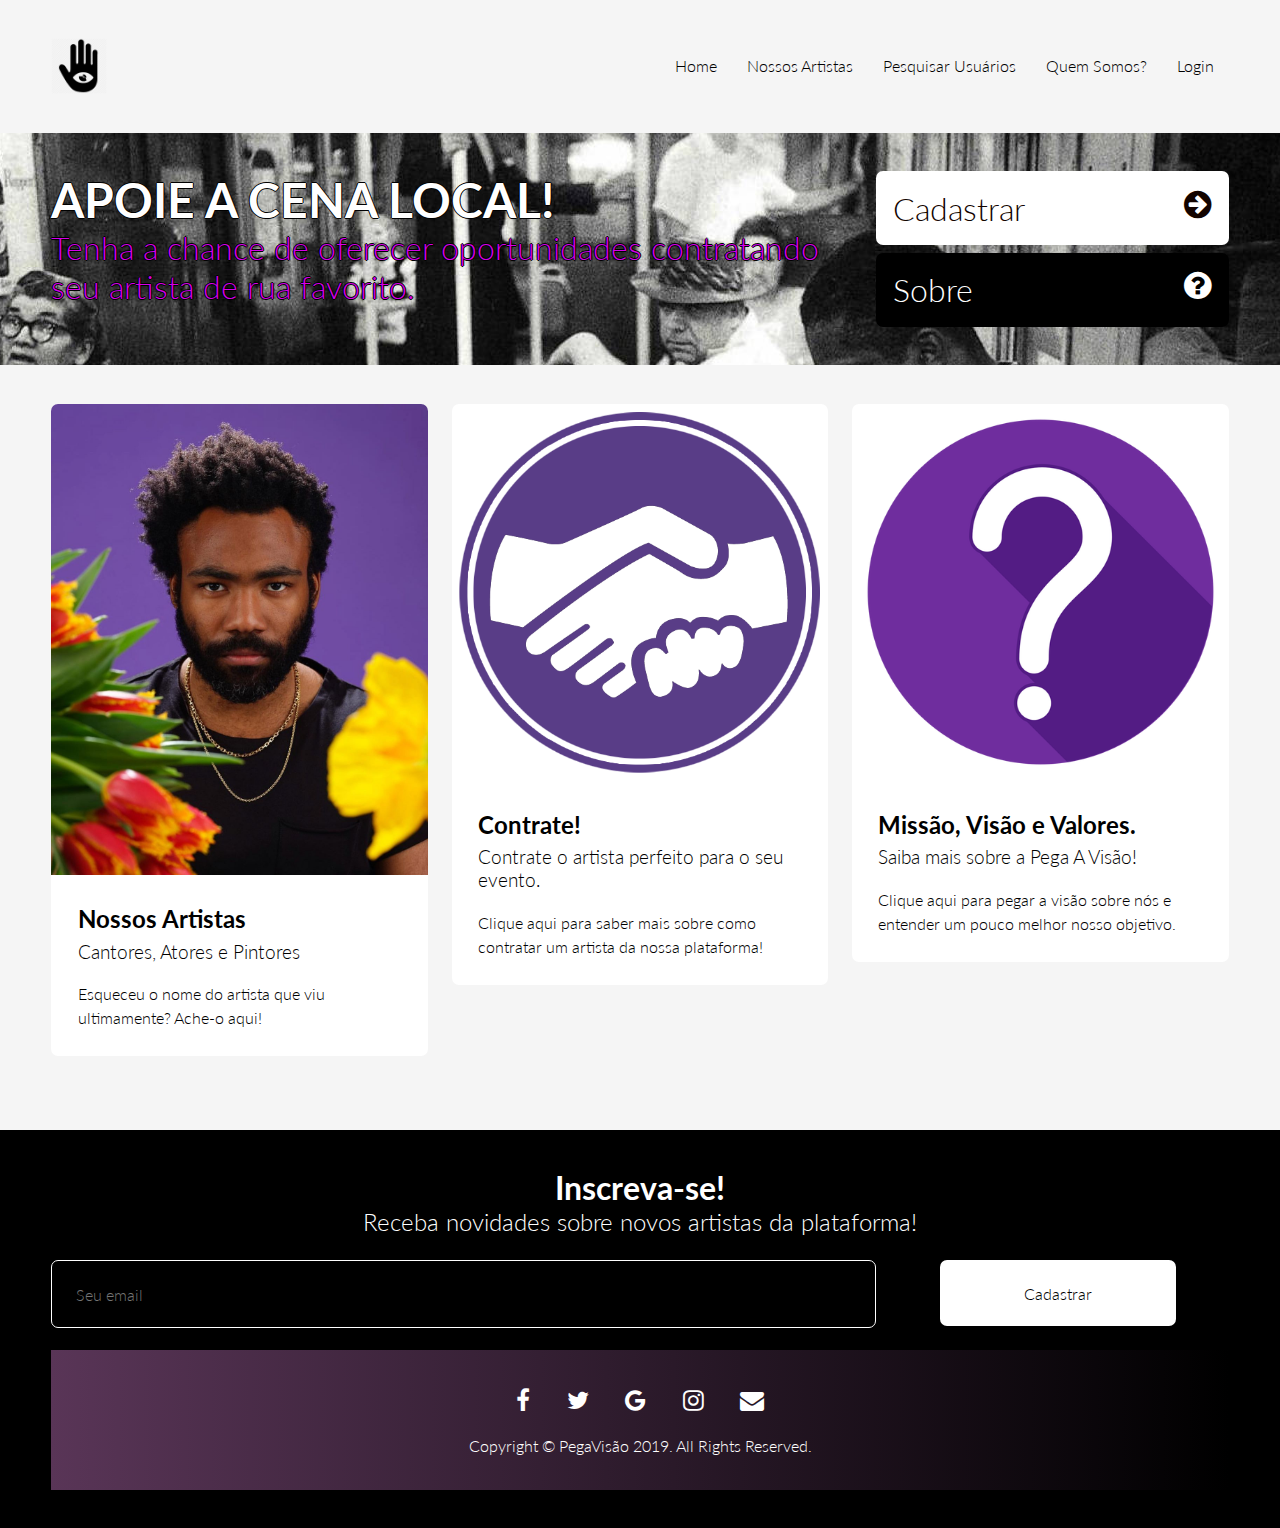
<file: Pega-a-Visão/index.html>
<!DOCTYPE html>
<html lang="pt-br">
<head>
	<meta charset="utf-8">
    <meta name="viewport" content="width=device-width,initial-scale=1.0">
    <title>Pega a Visão</title>
	<link rel="stylesheet" href="index.css">
	<link href="https://fonts.googleapis.com/css?family=Lato&display=swap" rel="stylesheet">
	<link href="https://stackpath.bootstrapcdn.com/font-awesome/4.7.0/css/font-awesome.min.css" rel="stylesheet">
	<meta name="keywords" content="Agência Digital, divulgação, artistas, sites">
	<meta name="robots" content="index, follow">
	<meta name="author" content="Alunos BSI">
	<link rel="icon" href="img/icon.png">

</head>
<body>
	<header class="cabecalho container">
		<a href="index.html"><h1 class="logo">Pega a Visão</h1></a>
		<button class="bt-menu bg-gradient"><i class="fa fa-bars fa-lg"> </i></button>
		<nav class="menu">
			<a class="bt-close"><i class="fa fa-times"></i></a>
				<ul>
					<li><a href="index.html">Home</a></li>
					<li><a href="artistas.html">Nossos Artistas</a></li>
					<li><a href="pesquisa.html">Pesquisar Usuários</a></li>
					<li><a href="sobre.html">Quem Somos?</a></li>
					<li><a href="login.html">Login</a></li>
				</ul>
		</nav>


	</header>
	<div class="banner container">
		<div class="title">
			<h2> APOIE A CENA LOCAL! </h2>
			<h3>Tenha a chance de oferecer oportunidades contratando seu artista de rua favorito. </h3>
		</div>
		<div class="buttons">
			<a href="cadastro.html"><button class="bt bt-cadastro bg-white radius">Cadastrar<i class="fa fa-arrow-circle-right"></i></button></a>
			<a href="sobre.html"><button class=" bt bt-sobre bg-black radius">Sobre<i class="fa fa-question-circle"></i></button>
		</div></a>
	</div>
	<main class="artistas container">
		<article class="artista bg-white radius">
			<a href="artistas.html"><img src="../Pega-a-Visão/img/donald.jpg" alt="Artistas do Selo"></a>
			<div class="inner">
				<a href="artistas.html">Nossos Artistas</a>
				<h4>Cantores, Atores e Pintores </h4>
				<p> Esqueceu o nome do artista que viu ultimamente? Ache-o aqui! </p>
			</div>
		</article>
		<article class="artista bg-white radius">
			<a href=""><img src="../Pega-a-Visão/img/contrate.png" alt="Michael Jackson"></a>
			<div class="inner">
				<a href="#">Contrate!</a>
				<h4>Contrate o artista perfeito para o seu evento. </h4>
				<p>Clique aqui para saber mais sobre como contratar um artista da nossa plataforma!</p>
			</div>
		</article>
		<article class="artista bg-white radius">
			<a href="sobre.html"><img src="../Pega-a-Visão/img/quem-somos.jpg" alt="interrogação"></a>
			<div class="inner">
				<a href="sobre.html">Missão, Visão e Valores.</a>
				<h4>Saiba mais sobre a Pega A Visão! </h4>
				<p>Clique aqui para pegar a visão sobre nós e entender um pouco melhor nosso objetivo.</p>
			</div>
		</article>
	</main>
	<!-- NEWSLETTER-->
	<section class="newsletter container bg-black">
		<h2> Inscreva-se! </h2>
		<h3> Receba novidades sobre novos artistas da plataforma!</h3>
		<form>
			<input class="bg-black radius" type="email" name="email" placeholder="Seu email">
			<button class="bg-white radius">Cadastrar</button>
		</form>

	<!-- rodapé -->
	<footer class="rodape container bg-gradient">
		<div class="icones">
			<a href="#"><i class="fa fa-facebook"></i></a>
			<a href="#"><i class="fa fa-twitter"></i></a>
			<a href="#"><i class="fa fa-google"></i></a>
			<a href="#"><i class="fa fa-instagram"></i></a>
			<a href="#"><i class="fa fa-envelope"></i></a>
		</div>
		<p class="copyright">
			Copyright © PegaVisão 2019. All Rights Reserved.
		</p>
	</footer>		
	</section>

	<!-- JQUERY -->
	<script src="https://ajax.googleapis.com/ajax/libs/jquery/1.12.4/jquery.min.js"></script>
	<script src="js/jquery.js"></script>

</body>
</html>
</file>
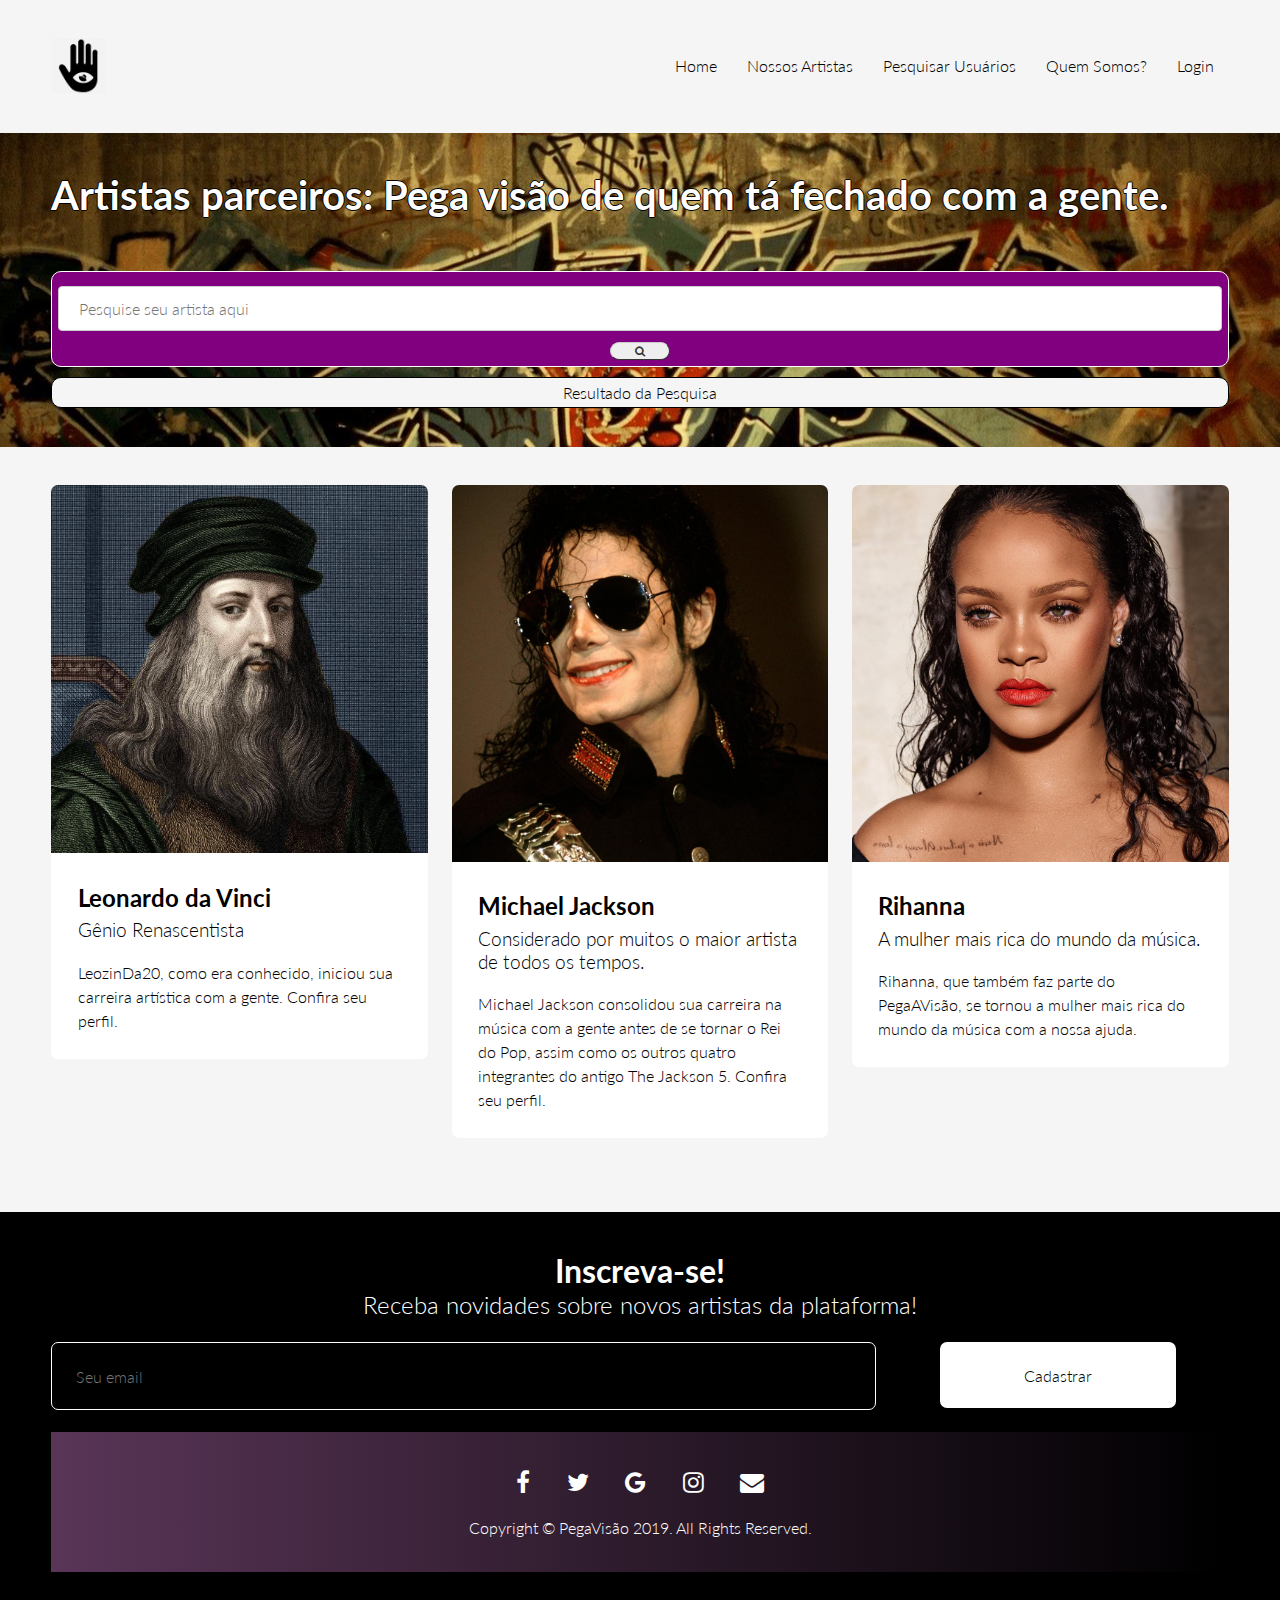
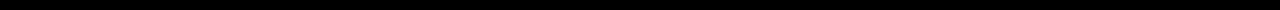
<file: Pega-a-Visão/artistas.html>
<!DOCTYPE html>
<html lang="pt-br">
<head>
	<meta charset="utf-8">
    <meta name="viewport" content="width=device-width,initial-scale=1.0">
    <title>Pega a Visão</title>
	<link rel="stylesheet" href="index.css">
	<link href="https://fonts.googleapis.com/css?family=Lato&display=swap" rel="stylesheet">
	<link href="https://stackpath.bootstrapcdn.com/font-awesome/4.7.0/css/font-awesome.min.css" rel="stylesheet">
	<meta name="keywords" content="Agência Digital, divulgação, artistas, sites">
	<meta name="robots" content="index, follow">
	<meta name="author" content="Alunos BSI">
	<link rel="icon" href="img/icon.png">

</head>
<body>
	<header class="cabecalho container">
		<a href="index.html"><h1 class="logo">Pega a Visão</h1></a>
		<button class="bt-menu bg-gradient"><i class="fa fa-bars fa-lg"> </i></button>
		<nav class="menu">
			<a class="bt-close"><i class="fa fa-times"></i></a>
				<ul>
					<li><a href="index.html">Home</a></li>
					<li><a href="artistas.html">Nossos Artistas</a></li>
					<li><a href="pesquisa.html">Pesquisar Usuários</a></li>
					<li><a href="sobre.html">Quem Somos?</a></li>
					<li><a href="login.html">Login</a></li>
				</ul>
		</nav>
	</header>
	<div class="banner-artistas container">
		<div class="title-artistas">
			<h2> Artistas parceiros: Pega visão de quem tá fechado com a gente. </h2>	
		</div>
		<div class="search-box">
			<input id="busca" class="search-txt" type="text" placeholder="Pesquise seu artista aqui">
			<button class="search-bt" onclick="buscarSite()"> <i class="fa fa-search"></i></button>	
		</div>
		<div class="resultadopesquisa">
			<h2>Resultado da Pesquisa</h2>
			<p id="resultado"></p>
		</div>		
	</div>
	<main class="artistas container">
		<article class="artista bg-white radius">
			<a href="perfilLeo.html"><img src="../Pega-a-Visão/img/da20.jpg" alt="Artistas do Selo"></a>
			<div class="inner">
				<a href="perfilLeo.html">Leonardo da Vinci</a>
				<h4>Gênio Renascentista </h4>
				<p> LeozinDa20, como era conhecido, iniciou sua carreira artística com a gente. Confira seu perfil.</p>
			</div>
		</article>
		<article class="artista bg-white radius">
			<a href="perfilMj.html"><img src="../Pega-a-Visão/img/mj.jpg" alt="Michael Jackson"></a>
			<div class="inner">
				<a href="perfilMj.html">Michael Jackson</a>
				<h4>Considerado por muitos o maior artista de todos os tempos. </h4>
				<p>Michael Jackson consolidou sua carreira na música com a gente antes de se tornar o Rei do Pop, assim como os outros quatro integrantes do antigo The Jackson 5. Confira seu perfil.</p>
			</div>
		</article>
		<article class="artista bg-white radius">
			<a href="perfilRiri.html"><img src="../Pega-a-Visão/img/rihanna.jpg" alt="Rihanna"></a>
			<div class="inner">
				<a href="perfilRiri.html">Rihanna</a>
				<h4>A mulher mais rica do mundo da música. </h4>
				<p>Rihanna, que também faz parte do PegaAVisão, se tornou a mulher mais rica do mundo da música com a nossa ajuda.</p>
			</div>
		</article>
		
	</main>
	<!-- NEWSLETTER-->
	<section class="newsletter container bg-black">
		<h2> Inscreva-se! </h2>
		<h3> Receba novidades sobre novos artistas da plataforma!</h3>
		<form>
			<input class="bg-black radius" type="email" name="email" placeholder="Seu email">
			<button class="bg-white radius">Cadastrar</button>
		</form>

	<!-- rodapé -->
	<footer class="rodape container bg-gradient">
		<div class="icones">
			<a href="#"><i class="fa fa-facebook"></i></a>
			<a href="#"><i class="fa fa-twitter"></i></a>
			<a href="#"><i class="fa fa-google"></i></a>
			<a href="#"><i class="fa fa-instagram"></i></a>
			<a href="#"><i class="fa fa-envelope"></i></a>
		</div>
		<p class="copyright">
			Copyright © PegaVisão 2019. All Rights Reserved.
		</p>
	</footer>		
	</section>

	<!-- JQUERY -->
	<script src="https://ajax.googleapis.com/ajax/libs/jquery/1.12.4/jquery.min.js"></script>
	<script src="js/jquery.js"></script>
	<script src="js/script.js"></script>

</body>
</html>
</file>
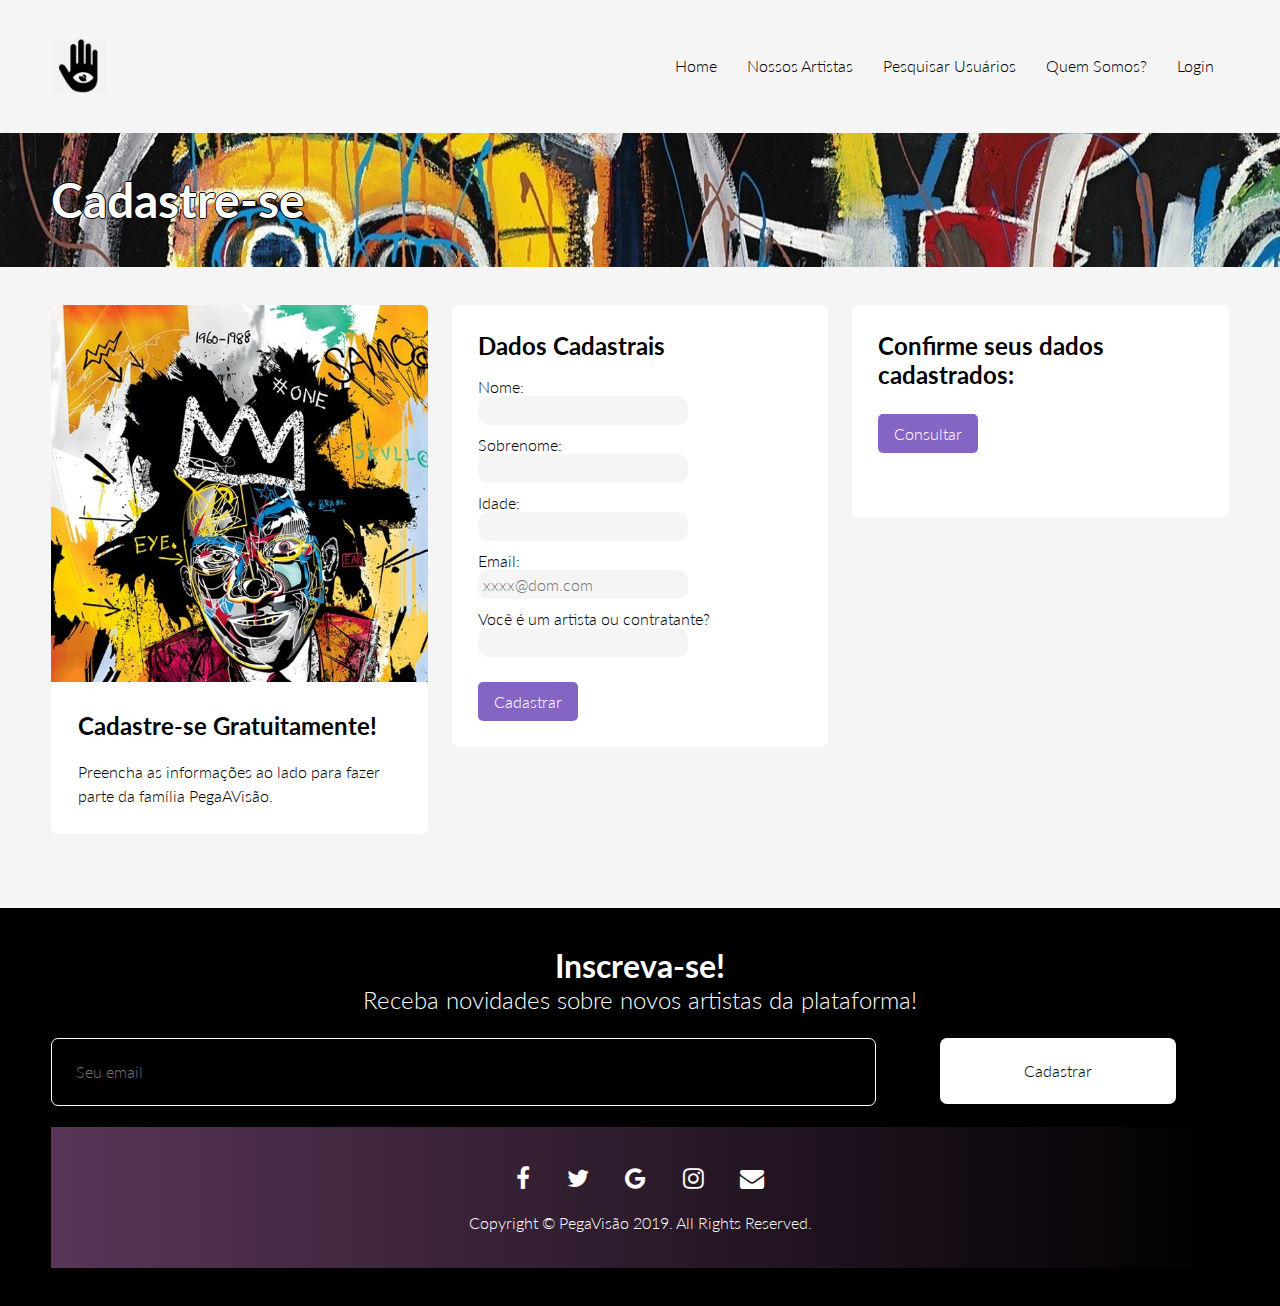
<file: Pega-a-Visão/cadastro.html>
<!DOCTYPE html>
<html lang="pt-br">
<head>
	<meta charset="utf-8">
    <meta name="viewport" content="width=device-width,initial-scale=1.0">
    <title>Pega a Visão</title>
	<link rel="stylesheet" href="index.css">
	<link href="https://fonts.googleapis.com/css?family=Lato&display=swap" rel="stylesheet">
	<link href="https://stackpath.bootstrapcdn.com/font-awesome/4.7.0/css/font-awesome.min.css" rel="stylesheet">
	<meta name="keywords" content="Agência Digital, divulgação, artistas, sites">
	<meta name="robots" content="index, follow">
	<meta name="author" content="Alunos BSI">
	<link rel="icon" href="img/icon.png">

        <script>
            
            if (!localStorage.getItem("Usuarios")){
                localStorage.setItem("Usuarios", "[]");
            }
            

            function cadastrar(){
                let cadastros= JSON.parse(localStorage.getItem("Usuarios"));
                let dados={};
                dados.nome=document.getElementById("nome").value;
                dados.sobrenome=document.getElementById("sobrenome").value;
                dados.idade = document.getElementById("idade").value;
                dados.email=document.getElementById("email").value;
                dados.tipo = document.getElementById("tipoUser").value;
                cadastros.push(dados);
 
                let myJSON = JSON.stringify(cadastros);
                localStorage.setItem("Usuarios", myJSON);
             console.log(cadastros);   
                alert("Cadastro Confirmado!")
            }
            function recuperarDados(){
                let usuarios= localStorage.getItem("Usuarios");
                if(usuarios){
                   usuarios = JSON.parse(usuarios); 

                    let texto="<ul>";
                    for (let i=0; i<usuarios.length; i++){
                        texto+= "<li>" + usuarios[i].nome +" "+ usuarios[i].sobrenome +", " + usuarios[i].idade + " anos, " + usuarios[i].tipo + "</li>";
                                           }
                    document.getElementById("resposta").innerHTML= texto + "</ul>";

                }
                else{
                    document.getElementById("resposta").innerHTML="Nenhum usuário cadastrado :(";
                }
            }

        </script>

</head>
<body>
	<header class="cabecalho container">
		<a href="index.html"><h1 class="logo">Pega a Visão</h1></a>
		<button class="bt-menu bg-gradient"><i class="fa fa-bars fa-lg"> </i></button>
		<nav class="menu">
			<a class="bt-close"><i class="fa fa-times"></i></a>
				<ul>
					<li><a href="index.html">Home</a></li>
					<li><a href="artistas.html">Nossos Artistas</a></li>
					<li><a href="pesquisa.html">Pesquisar Usuários</a></li>
					<li><a href="sobre.html">Quem Somos?</a></li>
					<li><a href="login.html">Login</a></li>
				</ul>
		</nav>


	</header>
	<div class="banner-cadastro container">
		<div class="title">
			<h2> Cadastre-se </h2>
		</div>
	</div>
	<main class="artistas container">
		<article class="artista bg-white radius">
			<img src="../Pega-a-Visão/img/obra.jpg" alt="Artistas do Selo">
			<div class="inner">
				<h2>Cadastre-se Gratuitamente!</h2>
				<p> Preencha as informações ao lado para fazer parte da família PegaAVisão. </p>
			</div>
		</article>
		<article class="artista bg-white radius">
			
			<div class="inner">
				<h2>Dados Cadastrais</h2>
				<form class="cadastro">
					<label class="labelform" for="nome">Nome:</label>
					<input id="nome" class="input-form" type="text">
					<label class="labelform" for="sobrenome">Sobrenome:</label>
					<input id="sobrenome" class="input-form" type="text">
					<label for="idade">Idade:</label>
					<input class = "input-form" type="text" id="idade">

					<label class="labelform" for="email">Email:</label>
					<input  class="input-form"id="email"class="input-form" type="text" placeholder="xxxx@dom.com">

					<label class="labelform" for="tipoUser">Você é um artista ou contratante?</label>
					<input  class="input-form"type="text" id="tipoUser">
					


					<button class="btform" onclick="cadastrar()" type="button">Cadastrar</button>
				</form>
			</div>
		</article>
		<article class="artista bg-white radius">
			<div class="inner">
				<h2>Confirme seus dados cadastrados:</h2>
				<button class="btform" onclick="recuperarDados()">Consultar</button><br>
				<p id="resposta"></p>

			</div>

		</article>

	
	</main>
	<!-- NEWSLETTER-->
	<section class="newsletter container bg-black">
		<h2> Inscreva-se! </h2>
		<h3> Receba novidades sobre novos artistas da plataforma!</h3>
		<form>
			<input class="bg-black radius" type="email" name="email" placeholder="Seu email">
			<button class="bg-white radius">Cadastrar</button>
		</form>

	<!-- rodapé -->
	<footer class="rodape container bg-gradient">
		<div class="icones">
			<a href="#"><i class="fa fa-facebook"></i></a>
			<a href="#"><i class="fa fa-twitter"></i></a>
			<a href="#"><i class="fa fa-google"></i></a>
			<a href="#"><i class="fa fa-instagram"></i></a>
			<a href="#"><i class="fa fa-envelope"></i></a>
		</div>
		<p class="copyright">
			Copyright © PegaVisão 2019. All Rights Reserved.
		</p>
	</footer>		
	</section>

	<!-- JQUERY -->
	<script src="https://ajax.googleapis.com/ajax/libs/jquery/1.12.4/jquery.min.js"></script>
	<script src="js/jquery.js"></script>

</body>
</html>
</file>
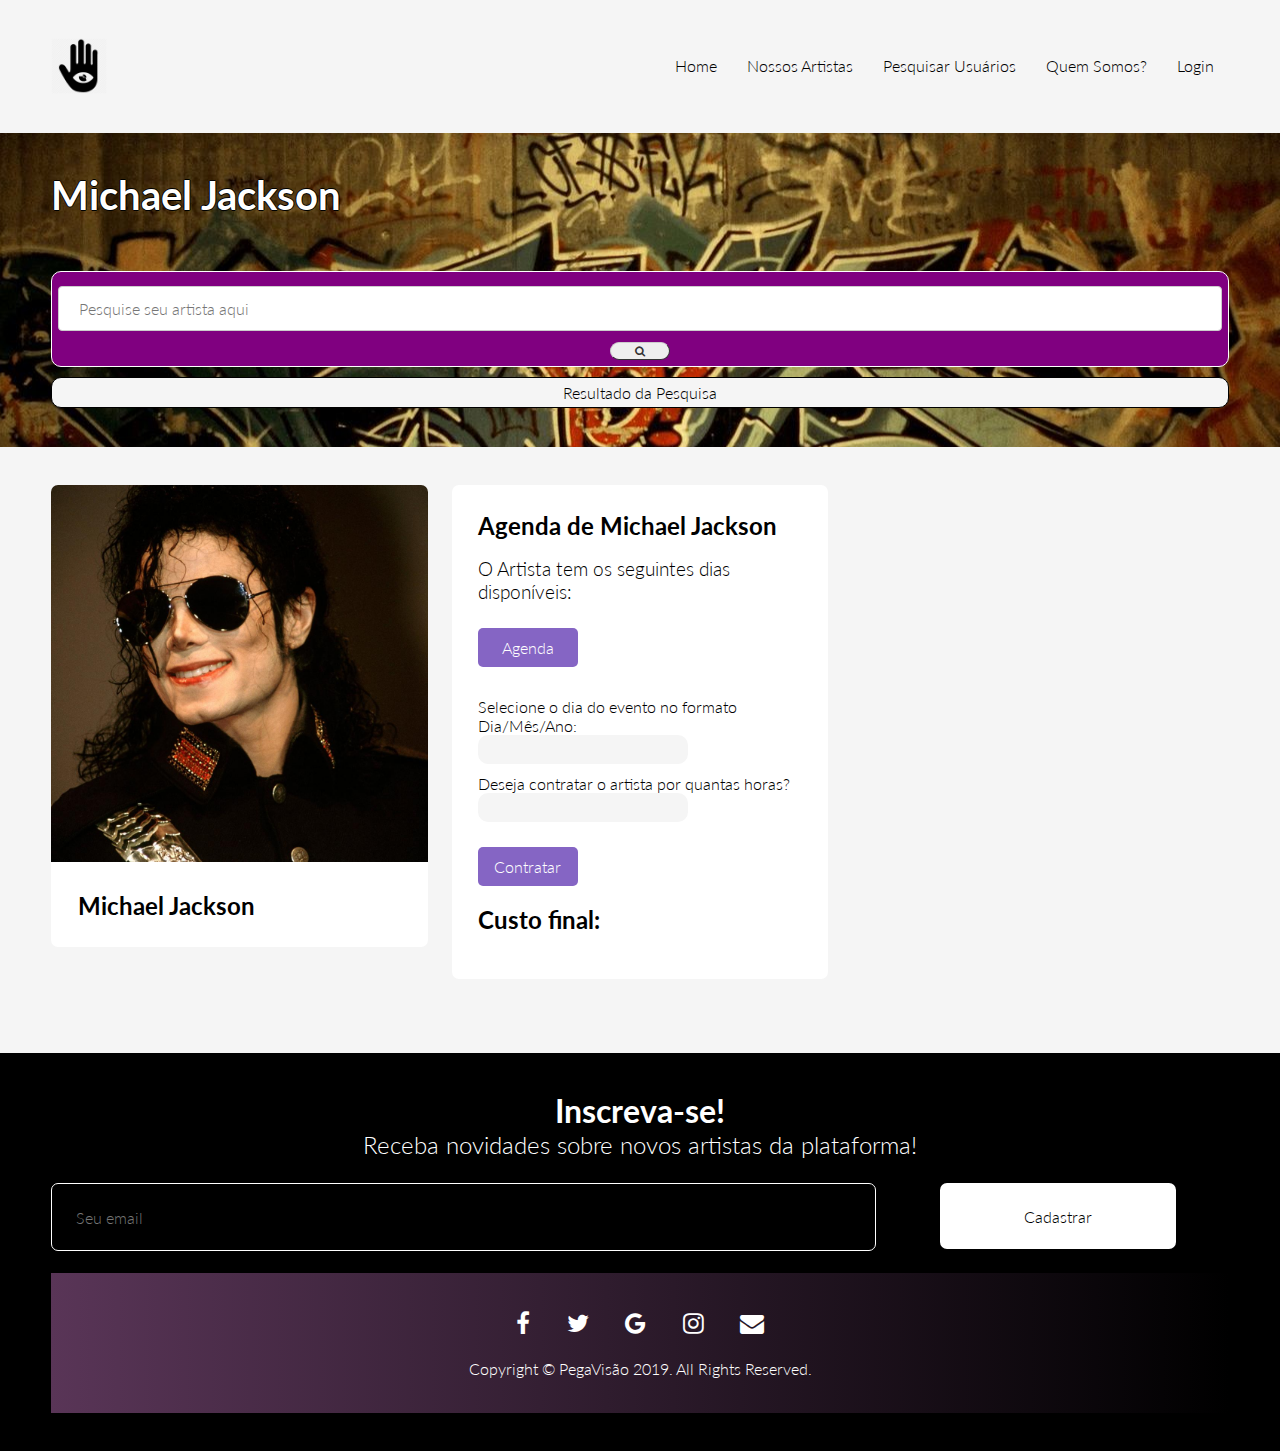
<file: Pega-a-Visão/contrate.html>
<!DOCTYPE html>
<html lang="pt-br">
<head>
	<meta charset="utf-8">
    <meta name="viewport" content="width=device-width,initial-scale=1.0">
    <title>Pega a Visão</title>
	<link rel="stylesheet" href="index.css">
	<link href="https://fonts.googleapis.com/css?family=Lato&display=swap" rel="stylesheet">
	<link href="https://stackpath.bootstrapcdn.com/font-awesome/4.7.0/css/font-awesome.min.css" rel="stylesheet">
	<meta name="keywords" content="Agência Digital, divulgação, artistas, sites">
	<meta name="robots" content="index, follow">
	<meta name="author" content="Alunos BSI">
	<link rel="icon" href="img/icon.png">

</head>
<body>
	<header class="cabecalho container">
		<a href="index.html"><h1 class="logo">Pega a Visão</h1></a>
		<button class="bt-menu bg-gradient"><i class="fa fa-bars fa-lg"> </i></button>
		<nav class="menu">
			<a class="bt-close"><i class="fa fa-times"></i></a>
				<ul>
					<li><a href="index.html">Home</a></li>
					<li><a href="artistas.html">Nossos Artistas</a></li>
					<li><a href="pesquisa.html">Pesquisar Usuários</a></li>
					<li><a href="sobre.html">Quem Somos?</a></li>
					<li><a href="login.html">Login</a></li>
				</ul>
		</nav>
	</header>
	<div class="banner-artistas container">
		<div class="title-artistas">
			<h2> Michael Jackson </h2>	
		</div>
		<div class="search-box">
			<input id="busca" class="search-txt" type="text" placeholder="Pesquise seu artista aqui">
			<button class="search-bt" onclick="buscarSite()"> <i class="fa fa-search"></i></button>	
		</div>
		<div class="resultadopesquisa">
			<h2>Resultado da Pesquisa</h2>
			<p id="resultado"></p>
		</div>
		
	</div>
	<main class="artistas container">
		<article class="artista bg-white radius">
			<a href=""><img src="../Pega-a-Visão/img/mj.jpg" alt="Michael Jackson"></a>
			<div class="inner">
				<a href="#">Michael Jackson</a>
			</div>
		</article>
		<article class="artista bg-white radius">
			<div class="inner">
			<h2>Agenda de Michael Jackson</h2>
			<h4>O Artista tem os seguintes dias disponíveis:</h4>
			<button class="btform" onclick="agenda()">Agenda</button>
				<p id="agenda"></p>

			<form>
                <label for="dias">Selecione o dia do evento no formato Dia/Mês/Ano:</label>
                    <input class="input-form" type="text" id="dias">
                <label>Deseja contratar o artista por quantas horas? </label>
                    <input class="input-form" type="number" id="p1">
                        

                <button class="btform" type="button" onclick="contrata()">Contratar</button><br>
                    <h2>Custo final:</h2>
                     <p id="resposta"></p>
            </form>
			
		</article>
		
		
	</main>
	<!-- NEWSLETTER-->
	<section class="newsletter container bg-black">
		<h2> Inscreva-se! </h2>
		<h3> Receba novidades sobre novos artistas da plataforma!</h3>
		<form>
			<input class="bg-black radius" type="email" name="email" placeholder="Seu email">
			<button class="bg-white radius">Cadastrar</button>
		</form>

	<!-- rodapé -->
	<footer class="rodape container bg-gradient">
		<div class="icones">
			<a href="#"><i class="fa fa-facebook"></i></a>
			<a href="#"><i class="fa fa-twitter"></i></a>
			<a href="#"><i class="fa fa-google"></i></a>
			<a href="#"><i class="fa fa-instagram"></i></a>
			<a href="#"><i class="fa fa-envelope"></i></a>
		</div>
		<p class="copyright">
			Copyright © PegaVisão 2019. All Rights Reserved.
		</p>
	</footer>		
	</section>

	<!-- JQUERY -->
	<script src="https://ajax.googleapis.com/ajax/libs/jquery/1.12.4/jquery.min.js"></script>
	<script src="js/jquery.js"></script>
	<script src="js/script.js"></script>
	<script>
		 function contrata(){
                    let p1 = (document.getElementById("p1").value)*5000;
                    let dias = document.getElementById("dias").value;
                    let custofinal = p1; 
                    
                    document.getElementById("resposta").innerHTML= "O custo final da contratação pro evento no dia " + dias + " é R$" + custofinal.toFixed(2) + ". Proposta enviada ao artista! Entre em contato em mj@gmail.com!";
                }

         function agenda(){
                let vet, vetLen, texto, i;
	            vet = ["25/12 especial de natal","01/01 Show de Ano Novo."];
	            vetLen = vet.length;


	            texto = "<ul>";
	            for (i = 0; i < vetLen; i++)
	            {
	                texto += "<li>" + vet[i] + "</li>";

	            }
	            texto += "</ul>";
	            document.getElementById("agenda").innerHTML = texto;  
    
                    
                }
	</script>

</body>
</html>
</file>
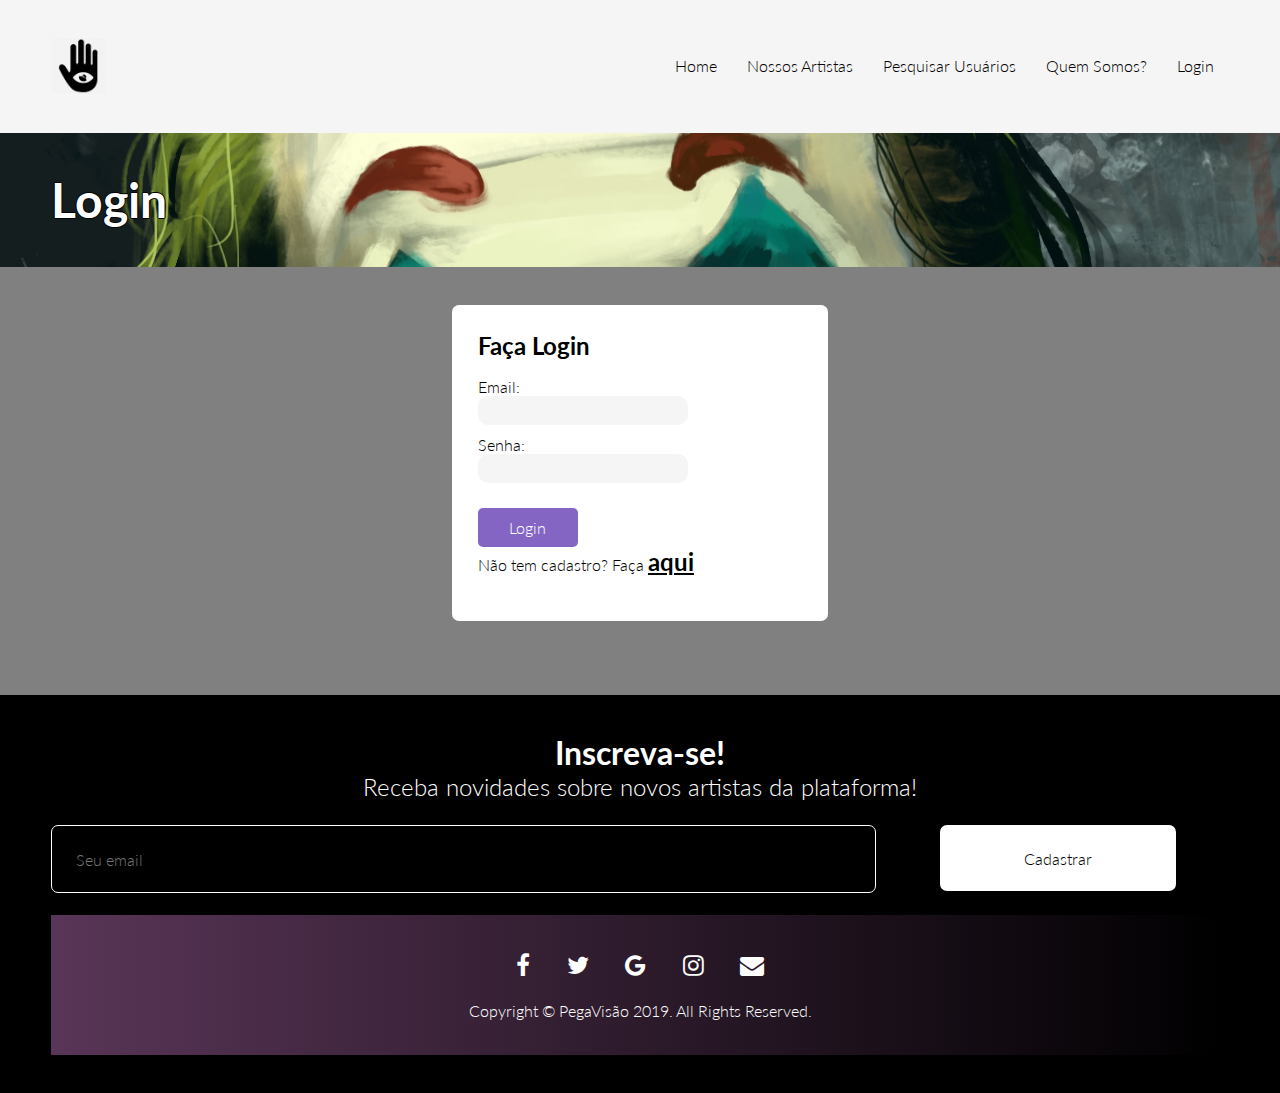
<file: Pega-a-Visão/login.html>
<!DOCTYPE html>
<html lang="pt-br">
<head>
	<meta charset="utf-8">
    <meta name="viewport" content="width=device-width,initial-scale=1.0">
    <title>Pega a Visão</title>
	<link rel="stylesheet" href="index.css">
	<link href="https://fonts.googleapis.com/css?family=Lato&display=swap" rel="stylesheet">
	<link href="https://stackpath.bootstrapcdn.com/font-awesome/4.7.0/css/font-awesome.min.css" rel="stylesheet">
	<meta name="keywords" content="Agência Digital, divulgação, artistas, sites">
	<meta name="robots" content="index, follow">
	<meta name="author" content="Alunos BSI">
	<link rel="icon" href="img/icon.png">

</head>
<body>
	<header class="cabecalho container">
		<a href="index.html"><h1 class="logo">Pega a Visão</h1></a>
		<button class="bt-menu bg-gradient"><i class="fa fa-bars fa-lg"> </i></button>
		<nav class="menu">
			<a class="bt-close"><i class="fa fa-times"></i></a>
				<ul>
					<li><a href="index.html">Home</a></li>
					<li><a href="artistas.html">Nossos Artistas</a></li>
					<li><a href="pesquisa.html">Pesquisar Usuários</a></li>
					<li><a href="sobre.html">Quem Somos?</a></li>
					<li><a href="login.html">Login</a></li>
				</ul>
		</nav>


	</header>
	<div class="banner-sobre container">
		<div class="title">
			<h2> Login </h2>
		</div>
	</div>
	<main class="mainlogin container">
		<article class="artista bg-white radius articlelogin">
			
			<div class="inner">
				
			</div>
		</article>
		<article class="artista bg-white radius">
			
			<div class="inner">
				<h2>Faça Login</h2>
				<form>
					<label for="email">Email:</label>
					<input class="input-form" type="text" id="email">
					<label for="senha">Senha:</label>
					<input  class="input-form" type="password" id="senha">
					<button class="btform" type="button" onclick="checarCadastro()">Login</button>
					<h3>Não tem cadastro? Faça <a class="link" href="cadastro.html">aqui</a></h3>
					<p id="alerta"></p>
				</form>				
				
			</div>
		</article>
		<article class="artista bg-white radius articlelogin">
			
			<div class="inner">
				
			</div>
		</article>
	
	</main>
	<!-- NEWSLETTER-->
	<section class="newsletter container bg-black">
		<h2> Inscreva-se! </h2>
		<h3> Receba novidades sobre novos artistas da plataforma!</h3>
		<form>
			<input class="bg-black radius" type="email" name="email" placeholder="Seu email">
			<button class="bg-white radius">Cadastrar</button>
		</form>

	<!-- rodapé -->
	<footer class="rodape container bg-gradient">
		<div class="icones">
			<a href="#"><i class="fa fa-facebook"></i></a>
			<a href="#"><i class="fa fa-twitter"></i></a>
			<a href="#"><i class="fa fa-google"></i></a>
			<a href="#"><i class="fa fa-instagram"></i></a>
			<a href="#"><i class="fa fa-envelope"></i></a>
		</div>
		<p class="copyright">
			Copyright © PegaVisão 2019. All Rights Reserved.
		</p>
	</footer>		
	</section>

	<!-- JQUERY -->
	<script src="https://ajax.googleapis.com/ajax/libs/jquery/1.12.4/jquery.min.js"></script>
	<script src="js/jquery.js"></script>
	<script type="text/javascript">
		function checarCadastro() {
		let email = document.getElementById("email").value;
		let senha = document.getElementById("senha").value;
		let antesDepoisArroba = email.split("@");
		let senhaSplitada = senha.split("");
		let checkNum = 0;
		document.getElementById("alerta").innerText = "Logado!";

				if (email.split(" ").length !== 1) {
					document.getElementById("alerta").innerText = "O email inserido contém espaços."
				}
				if (antesDepoisArroba.length !== 2) {
					document.getElementById("alerta").innerText = "O email inserido contém mais de um @."
				}
				if (antesDepoisArroba.length == 1) {
					document.getElementById("alerta").innerText = "O email inserido não contém @."
				}
				if (antesDepoisArroba.length == 2) {
					let antesArroba = antesDepoisArroba[0].split("");
					let depoisArroba = antesDepoisArroba[1].split("");
				if (antesArroba.length < 3) {
					document.getElementById("alerta").innerText = "O email inserido possui menos que três caracteres antes do @."
				}
				if (depoisArroba.length < 3) {
					document.getElementById("alerta").innerText = "O email inserido possui menos que três caracteres após do @."
				}
				if (depoisArroba.indexOf(".") == -1) {
					document.getElementById("alerta").innerText = "O email inserido não possui o domínio após do @."
				}
				if (depoisArroba[0] == ".") {
					document.getElementById("alerta").innerText = "O email inserido não possui um caractere antes do ponto."
				}
				if (depoisArroba.indexOf(".") !== -1) {
					let temp = depoisArroba.indexOf(".");
				if (depoisArroba[temp + 1] == undefined || depoisArroba[temp + 2] == undefined)
					document.getElementById("alerta").innerText = "O email inserido não possui caracteres após o domínio.";
				}
				}
				if (senha.split("").length < 8) {
					document.getElementById("alerta").innerText = "Sua senha precisa ter pelo menos 8 caracteres.";
				}
				if ((senha.split("0").length == 1) && (senha.split("1").length == 1) && (senha.split("2").length == 1) && (senha.split("3").length == 1) && (senha.split("4").length == 1) && (senha.split("5").length == 1) && (senha.split("6").length == 1) && (senha.split("7").length == 1) && (senha.split("8").length == 1) && (senha.split("9").length == 1)) {
					document.getElementById("alerta").innerText = "Sua senha precisa conter pelo menos um número.";
				}
				for (let i = 0; i < senha.length; i++) {
					let stop = 0;
					if (senha.toLowerCase() !== senha) {
					} else {
				
					document.getElementById("alerta").innerText = "Sua senha precisa conter pelo menos uma letra maiúscula.";
					}
					if (senha.toUpperCase() !== senha) {
					} else {
					document.getElementById("alerta").innerText = "Sua senha precisa conter pelo menos uma letra minúscula.";
				}
				}
				}
	</script>

</body>
</html>
</file>
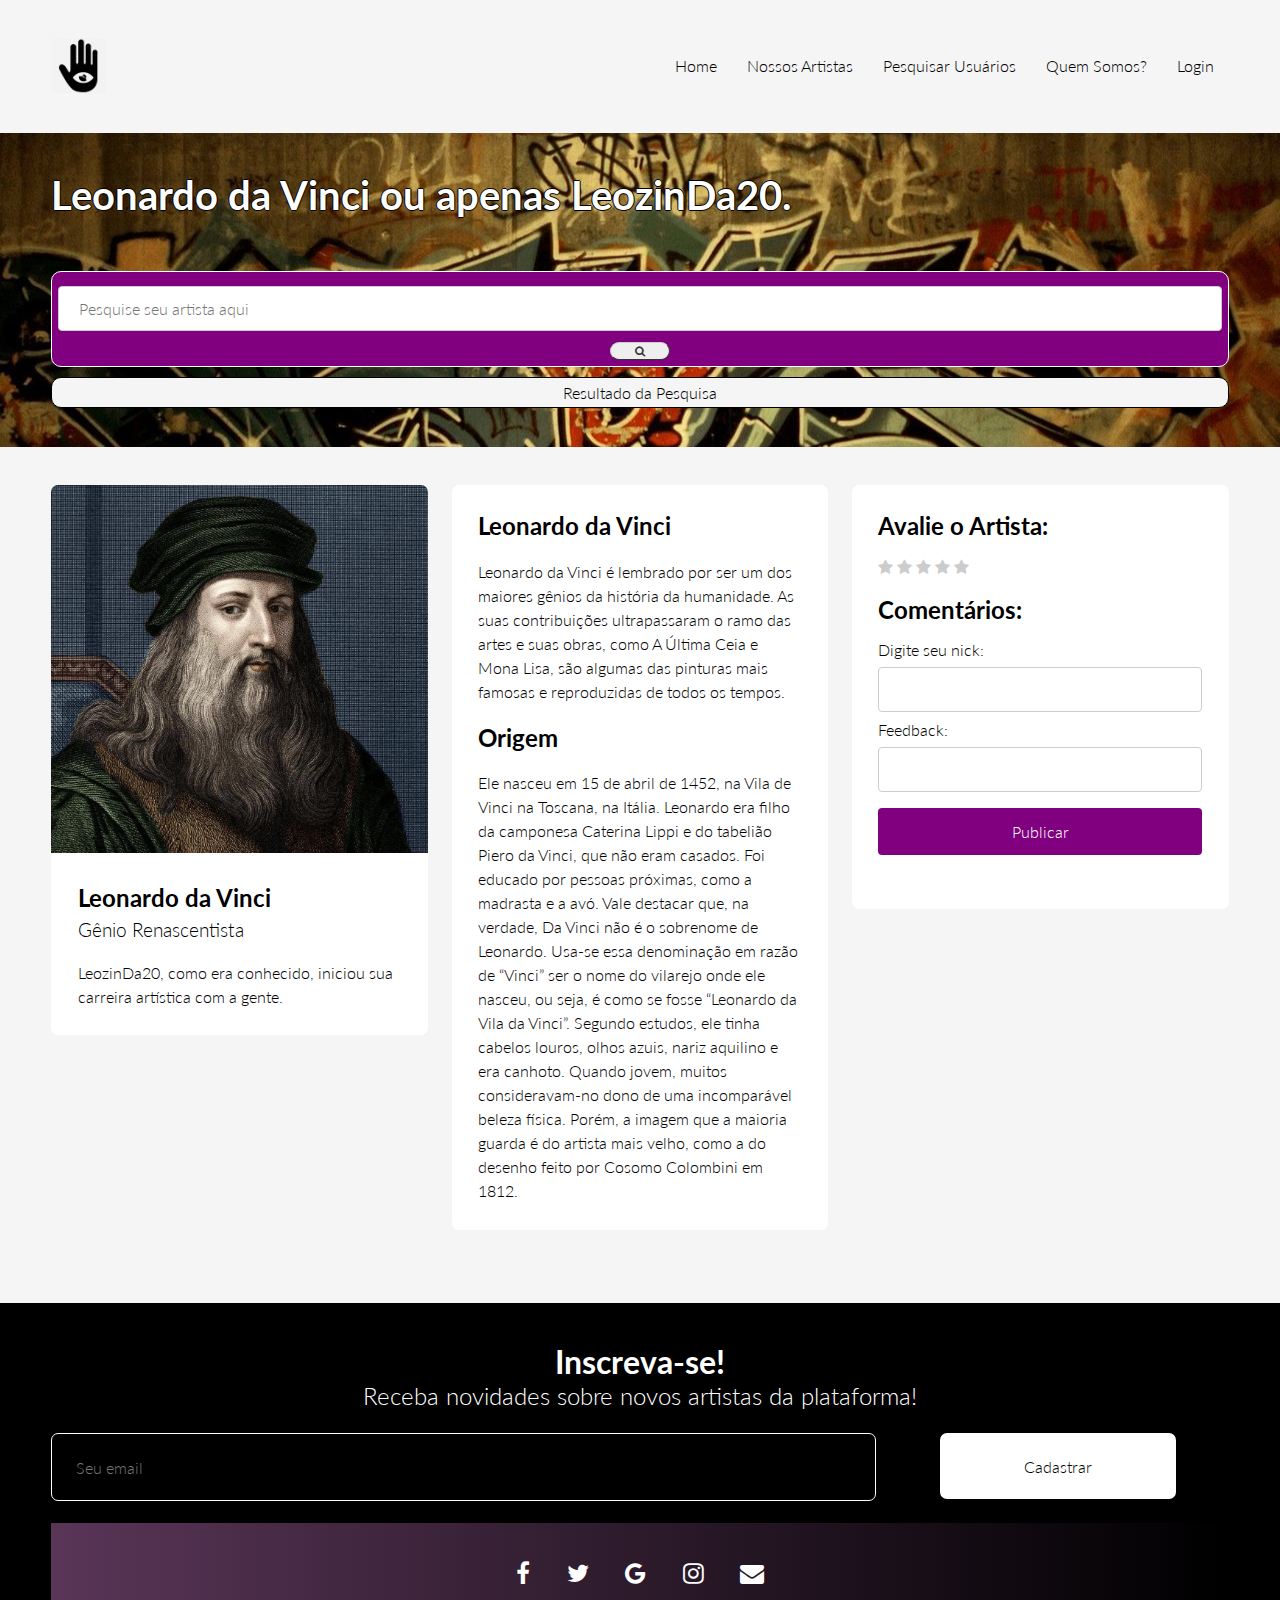
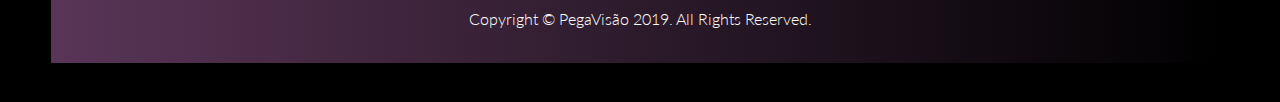
<file: Pega-a-Visão/perfilLeo.html>
<!DOCTYPE html>
<html lang="pt-br">
<head>
	<meta charset="utf-8">
    <meta name="viewport" content="width=device-width,initial-scale=1.0">
    <title>Pega a Visão</title>
	<link rel="stylesheet" href="index.css">
	<link href="https://fonts.googleapis.com/css?family=Lato&display=swap" rel="stylesheet">
	<link href="https://stackpath.bootstrapcdn.com/font-awesome/4.7.0/css/font-awesome.min.css" rel="stylesheet">
	<meta name="keywords" content="Agência Digital, divulgação, artistas, sites">
	<meta name="robots" content="index, follow">
	<meta name="author" content="Alunos BSI">
	<link rel="icon" href="img/icon.png">

</head>
<body>
	<header class="cabecalho container">
		<a href="index.html"><h1 class="logo">Pega a Visão</h1></a>
		<button class="bt-menu bg-gradient"><i class="fa fa-bars fa-lg"> </i></button>
		<nav class="menu">
			<a class="bt-close"><i class="fa fa-times"></i></a>
				<ul>
					<li><a href="index.html">Home</a></li>
					<li><a href="artistas.html">Nossos Artistas</a></li>
					<li><a href="pesquisa.html">Pesquisar Usuários</a></li>
					<li><a href="sobre.html">Quem Somos?</a></li>
					<li><a href="login.html">Login</a></li>
				</ul>
		</nav>
	</header>
	<div class="banner-artistas container">
		<div class="title-artistas">
			<h2> Leonardo da Vinci ou apenas LeozinDa20. </h2>	
		</div>
		<div class="search-box">
			<input id="busca" class="search-txt" type="text" placeholder="Pesquise seu artista aqui">
			<button class="search-bt" onclick="buscarSite()"> <i class="fa fa-search"></i></button>	
		</div>
		<div class="resultadopesquisa">
			<h2>Resultado da Pesquisa</h2>
			<p id="resultado"></p>
		</div>
		
	</div>
	<main class="artistas container">
		<article class="artista bg-white radius">
			<a href=""><img src="../Pega-a-Visão/img/da20.jpg" alt="Artistas do Selo"></a>
			<div class="inner">
				<a href="#">Leonardo da Vinci</a>
				<h4>Gênio Renascentista </h4>
				<p> LeozinDa20, como era conhecido, iniciou sua carreira artística com a gente.</p>
			</div>
		</article>
		<article class="artista bg-white radius">
			<div class="inner"><h2>Leonardo da Vinci</h2>
			<p> Leonardo da Vinci é lembrado por ser um dos maiores gênios da história da humanidade. As suas contribuições ultrapassaram o ramo das artes e suas obras, como A Última Ceia e Mona Lisa, são algumas das pinturas mais famosas e reproduzidas de todos os tempos.</p><br>
			<h2>Origem</h2>
			<p>Ele nasceu em 15 de abril de 1452, na Vila de Vinci na Toscana, na Itália. Leonardo era filho da camponesa Caterina Lippi e do tabelião Piero da Vinci, que não eram casados. Foi educado por pessoas próximas, como a madrasta e a avó.

			Vale destacar que, na verdade, Da Vinci não é o sobrenome de Leonardo. Usa-se essa denominação em razão de “Vinci” ser o nome do vilarejo onde ele nasceu, ou seja, é como se fosse “Leonardo da Vila da Vinci”.

			Segundo estudos, ele tinha cabelos louros, olhos azuis, nariz aquilino e era canhoto. Quando jovem, muitos consideravam-no dono de uma incomparável beleza física. Porém, a imagem que a maioria guarda é do artista mais velho, como a do desenho feito por Cosomo Colombini em 1812.</p></div>
		</article>
		<article class="artista bg-white radius">
			<div class="inner">
			<h2> Avalie o Artista:</h2>
			<div class="estrelas">
	             <input type="radio" id="cm_star-empty" name="fb" value="" checked/>
	             <label for="cm_star-1"><i class="fa"></i></label>
	             <input type="radio" id="cm_star-1" name="fb" value="1"/>
	             <label for="cm_star-2"><i class="fa"></i></label>
	             <input type="radio" id="cm_star-2" name="fb" value="2"/>
	             <label for="cm_star-3"><i class="fa"></i></label>
	             <input type="radio" id="cm_star-3" name="fb" value="3"/>
	             <label for="cm_star-4"><i class="fa"></i></label>
	             <input type="radio" id="cm_star-4" name="fb" value="4"/>
	             <label for="cm_star-5"><i class="fa"></i></label>
	             <input type="radio" id="cm_star-5" name="fb" value="5"/>
	           </div><br>
	           	<h2>Comentários:</h2>
                <form onsubmit="return false;">
                    <label for="name"> Digite seu nick:</label> 
                    	<input class="inputquadrado" type = "text" id = "name">
                    <label for="comment">Feedback:</label>
                    	<input class="inputquadrado" type= "text" id="comment"> 
                    	<input class="enviaComentario" type="button" onclick ="enviarComentario()" value="Publicar"></p>
        		</form>
        		<div class="divcomment" id="resposta"></div>
			</div>

		</article>

		
	</main>
	<!-- NEWSLETTER-->
	<section class="newsletter container bg-black">
		<h2> Inscreva-se! </h2>
		<h3> Receba novidades sobre novos artistas da plataforma!</h3>
		<form>
			<input class="bg-black radius" type="email" name="email" placeholder="Seu email">
			<button class="bg-white radius">Cadastrar</button>
		</form>

	<!-- rodapé -->
	<footer class="rodape container bg-gradient">
		<div class="icones">
			<a href="#"><i class="fa fa-facebook"></i></a>
			<a href="#"><i class="fa fa-twitter"></i></a>
			<a href="#"><i class="fa fa-google"></i></a>
			<a href="#"><i class="fa fa-instagram"></i></a>
			<a href="#"><i class="fa fa-envelope"></i></a>
		</div>
		<p class="copyright">
			Copyright © PegaVisão 2019. All Rights Reserved.
		</p>
	</footer>		
	</section>

	<!-- JQUERY -->
	<script src="https://ajax.googleapis.com/ajax/libs/jquery/1.12.4/jquery.min.js"></script>
	<script src="js/jquery.js"></script>
	<script src="js/script.js"></script>
	<script>
		let comentariosLista = [];
        function enviarComentario(){
            let nick = document.getElementById("name").value;
            let coment = document.getElementById("comment").value;
            let comentario = nick + ": " + coment;
            if (comentario!="") comentariosLista[comentariosLista.length] = comentario;
            let texto = "<ol>"; 
            for (let i=0; i<comentariosLista.length; i++) {
                texto += "<li>" + comentariosLista[i] + "</li>";
            }
            texto += "</ol>";
            document.getElementById("resposta").innerHTML = texto;
        }
	</script>

</body>
</html>
</file>
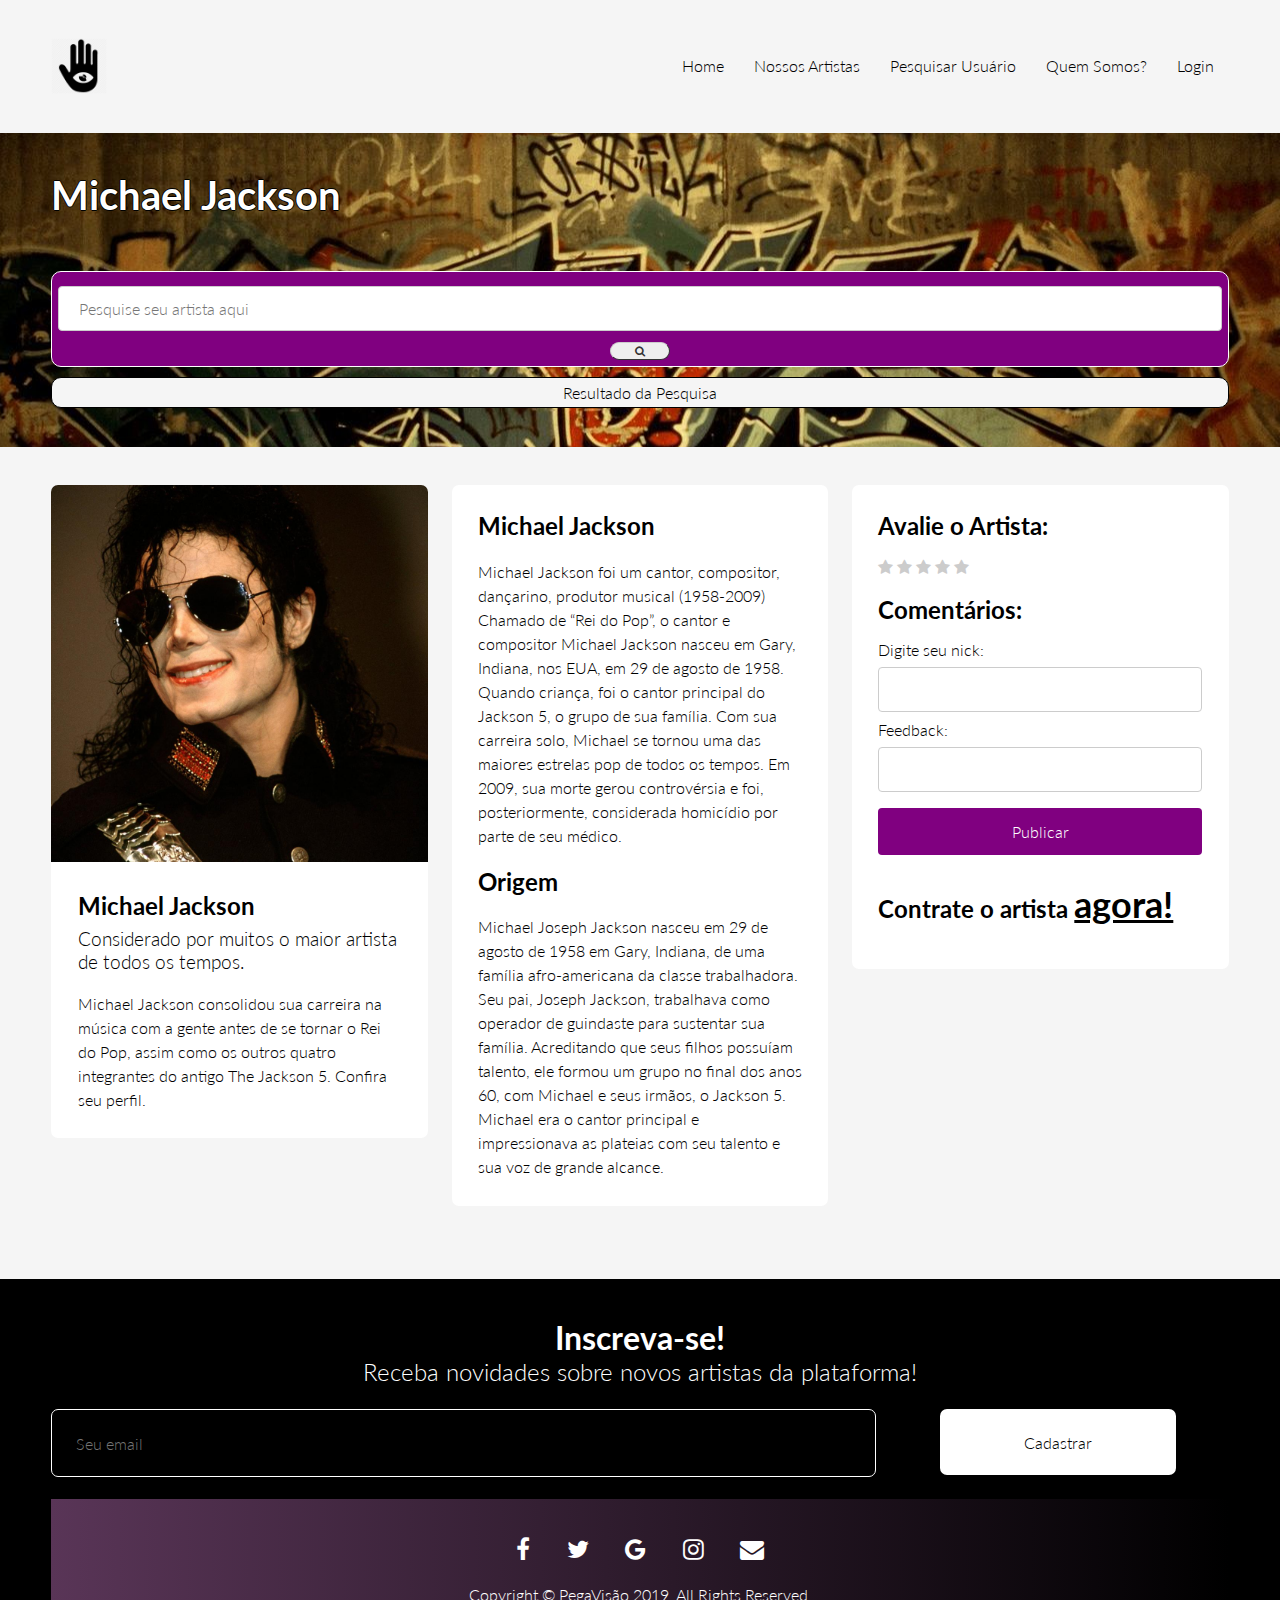
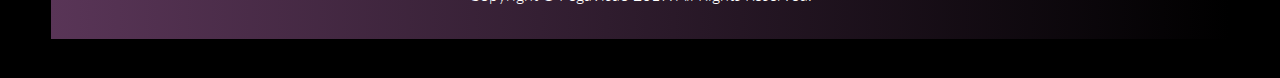
<file: Pega-a-Visão/perfilMj.html>
<!DOCTYPE html>
<html lang="pt-br">
<head>
	<meta charset="utf-8">
    <meta name="viewport" content="width=device-width,initial-scale=1.0">
    <title>Pega a Visão</title>
	<link rel="stylesheet" href="index.css">
	<link href="https://fonts.googleapis.com/css?family=Lato&display=swap" rel="stylesheet">
	<link href="https://stackpath.bootstrapcdn.com/font-awesome/4.7.0/css/font-awesome.min.css" rel="stylesheet">
	<meta name="keywords" content="Agência Digital, divulgação, artistas, sites">
	<meta name="robots" content="index, follow">
	<meta name="author" content="Alunos BSI">
	<link rel="icon" href="img/icon.png">

</head>
<body>
	<header class="cabecalho container">
		<a href="index.html"><h1 class="logo">Pega a Visão</h1></a>
		<button class="bt-menu bg-gradient"><i class="fa fa-bars fa-lg"> </i></button>
		<nav class="menu">
			<a class="bt-close"><i class="fa fa-times"></i></a>
				<ul>
					<li><a href="index.html">Home</a></li>
					<li><a href="artistas.html">Nossos Artistas</a></li>
					<li><a href="pesquisa.html">Pesquisar Usuário</a></li>
					<li><a href="sobre.html">Quem Somos?</a></li>
					<li><a href="login.html">Login</a></li>
				</ul>
		</nav>
	</header>
	<div class="banner-artistas container">
		<div class="title-artistas">
			<h2> Michael Jackson </h2>	
		</div>
		<div class="search-box">
			<input id="busca" class="search-txt" type="text" placeholder="Pesquise seu artista aqui">
			<button class="search-bt" onclick="buscarSite()"> <i class="fa fa-search"></i></button>	
		</div>
		<div class="resultadopesquisa">
			<h2>Resultado da Pesquisa</h2>
			<p id="resultado"></p>
		</div>
		
	</div>
	<main class="artistas container">
		<article class="artista bg-white radius">
			<a href=""><img src="../Pega-a-Visão/img/mj.jpg" alt="Michael Jackson"></a>
			<div class="inner">
				<a href="#">Michael Jackson</a>
				<h4>Considerado por muitos o maior artista de todos os tempos. </h4>
				<p>Michael Jackson consolidou sua carreira na música com a gente antes de se tornar o Rei do Pop, assim como os outros quatro integrantes do antigo The Jackson 5. Confira seu perfil.</p>
			</div>
		</article>
		<article class="artista bg-white radius">
			<div class="inner">
			<h2>Michael Jackson</h2>
			<p> Michael Jackson foi um cantor, compositor, dançarino, produtor musical (1958-2009)

			Chamado de “Rei do Pop”, o cantor e compositor Michael Jackson nasceu em Gary, Indiana, nos EUA, em 29 de agosto de 1958. Quando criança, foi o cantor principal do Jackson 5, o grupo de sua família. Com sua carreira solo, Michael se tornou uma das maiores estrelas pop de todos os tempos. Em 2009, sua morte gerou controvérsia e foi, posteriormente, considerada homicídio por parte de seu médico.</p><br>

			<h2>Origem</h2>
			<p>Michael Joseph Jackson nasceu em 29 de agosto de 1958 em Gary, Indiana, de uma família afro-americana da classe trabalhadora. Seu pai, Joseph Jackson, trabalhava como operador de guindaste para sustentar sua família. Acreditando que seus filhos possuíam talento, ele formou um grupo no final dos anos 60, com Michael e seus irmãos, o Jackson 5. Michael era o cantor principal e impressionava as plateias com seu talento e sua voz de grande alcance.</p></div>
		</article>
		<article class="artista bg-white radius">
			<div class="inner">
			<h2> Avalie o Artista:</h2>
			<div class="estrelas">
	             <input type="radio" id="cm_star-empty" name="fb" value="" checked/>
	             <label for="cm_star-1"><i class="fa"></i></label>
	             <input type="radio" id="cm_star-1" name="fb" value="1"/>
	             <label for="cm_star-2"><i class="fa"></i></label>
	             <input type="radio" id="cm_star-2" name="fb" value="2"/>
	             <label for="cm_star-3"><i class="fa"></i></label>
	             <input type="radio" id="cm_star-3" name="fb" value="3"/>
	             <label for="cm_star-4"><i class="fa"></i></label>
	             <input type="radio" id="cm_star-4" name="fb" value="4"/>
	             <label for="cm_star-5"><i class="fa"></i></label>
	             <input type="radio" id="cm_star-5" name="fb" value="5"/>
	           </div><br>
	           <h2>Comentários:</h2>
	           	<form onsubmit="return false;">
                    <label for="name"> Digite seu nick:</label> 
                    	<input class="inputquadrado" type = "text" id = "name">
                    <label for="comment">Feedback:</label>
                    	<input class="inputquadrado" type= "text" id="comment"> 
                    	<input class="enviaComentario" type="button" onclick ="enviarComentario()" value="Publicar"></p>
        		</form>
        		<div class="divcomment" id="resposta2"></div>
	           <h2>Contrate o artista <a class="link" href="contrate.html">agora!</a></h2>
			</div>
		</article>

		
	</main>
	<!-- NEWSLETTER-->
	<section class="newsletter container bg-black">
		<h2> Inscreva-se! </h2>
		<h3> Receba novidades sobre novos artistas da plataforma!</h3>
		<form>
			<input class="bg-black radius" type="email" name="email" placeholder="Seu email">
			<button class="bg-white radius">Cadastrar</button>
		</form>

	<!-- rodapé -->
	<footer class="rodape container bg-gradient">
		<div class="icones">
			<a href="#"><i class="fa fa-facebook"></i></a>
			<a href="#"><i class="fa fa-twitter"></i></a>
			<a href="#"><i class="fa fa-google"></i></a>
			<a href="#"><i class="fa fa-instagram"></i></a>
			<a href="#"><i class="fa fa-envelope"></i></a>
		</div>
		<p class="copyright">
			Copyright © PegaVisão 2019. All Rights Reserved.
		</p>
	</footer>		
	</section>

	<!-- JQUERY -->
	<script src="https://ajax.googleapis.com/ajax/libs/jquery/1.12.4/jquery.min.js"></script>
	<script src="js/jquery.js"></script>
	<script src="js/script.js"></script>
	<script type="text/javascript">
		let comentariosLista = [];
        function enviarComentario(){
            let nick = document.getElementById("name").value;
            let coment = document.getElementById("comment").value;
            let comentario = nick + ": " + coment;
            if (comentario!="") comentariosLista[comentariosLista.length] = comentario;
            let texto = "<ol>"; 
            for (let i=0; i<comentariosLista.length; i++) {
                texto += "<li>" + comentariosLista[i] + "</li>";
            }
            texto += "</ol>";
            document.getElementById("resposta2").innerHTML = texto;
        }
	</script>

</body>
</html>
</file>
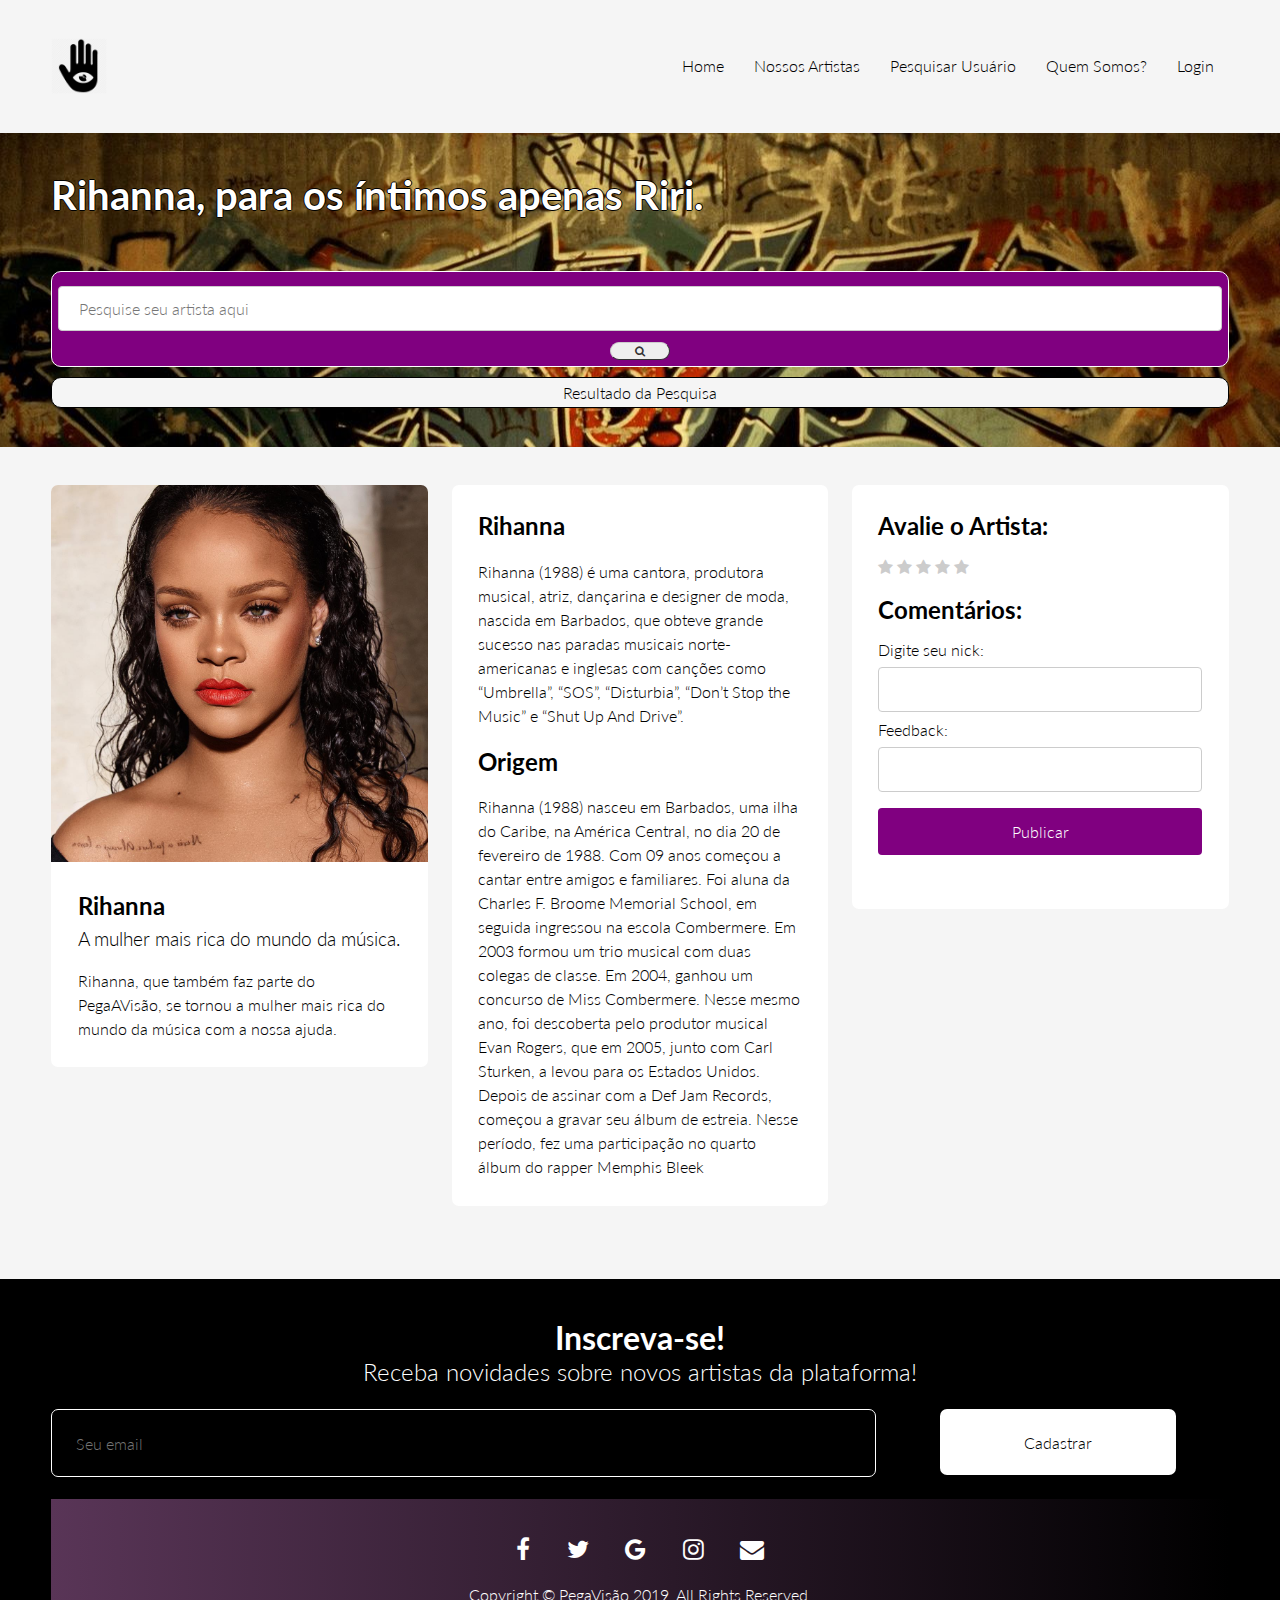
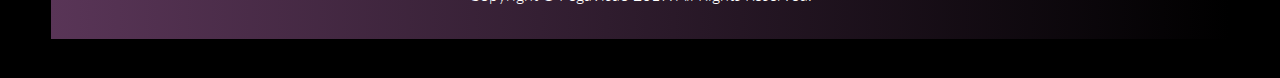
<file: Pega-a-Visão/perfilRiri.html>
<!DOCTYPE html>
<html lang="pt-br">
<head>
	<meta charset="utf-8">
    <meta name="viewport" content="width=device-width,initial-scale=1.0">
    <title>Pega a Visão</title>
	<link rel="stylesheet" href="index.css">
	<link href="https://fonts.googleapis.com/css?family=Lato&display=swap" rel="stylesheet">
	<link href="https://stackpath.bootstrapcdn.com/font-awesome/4.7.0/css/font-awesome.min.css" rel="stylesheet">
	<meta name="keywords" content="Agência Digital, divulgação, artistas, sites">
	<meta name="robots" content="index, follow">
	<meta name="author" content="Alunos BSI">
	<link rel="icon" href="img/icon.png">

</head>
<body>
	<header class="cabecalho container">
		<a href="index.html"><h1 class="logo">Pega a Visão</h1></a>
		<button class="bt-menu bg-gradient"><i class="fa fa-bars fa-lg"> </i></button>
		<nav class="menu">
			<a class="bt-close"><i class="fa fa-times"></i></a>
				<ul>
					<li><a href="index.html">Home</a></li>
					<li><a href="artistas.html">Nossos Artistas</a></li>
					<li><a href="pesquisa.html">Pesquisar Usuário</a></li>
					<li><a href="sobre.html">Quem Somos?</a></li>
					<li><a href="login.html">Login</a></li>
				</ul>
		</nav>
	</header>
	<div class="banner-artistas container">
		<div class="title-artistas">
			<h2> Rihanna, para os íntimos apenas Riri. </h2>	
		</div>
		<div class="search-box">
			<input id="busca" class="search-txt" type="text" placeholder="Pesquise seu artista aqui">
			<button class="search-bt" onclick="buscarSite()"> <i class="fa fa-search"></i></button>	
		</div>
		<div class="resultadopesquisa">
			<h2>Resultado da Pesquisa</h2>
			<p id="resultado"></p>
		</div>		
	</div>
	<main class="artistas container">
		<article class="artista bg-white radius">
			<a href=""><img src="../Pega-a-Visão/img/rihanna.jpg" alt="Rihanna"></a>
			<div class="inner">
				<a href="#">Rihanna</a>
				<h4>A mulher mais rica do mundo da música. </h4>
				<p>Rihanna, que também faz parte do PegaAVisão, se tornou a mulher mais rica do mundo da música com a nossa ajuda.</p>
			</div>
		</article>
		<article class="artista bg-white radius">
			<div class="inner">
			<h2>Rihanna</h2>
			<p>Rihanna (1988) é uma cantora, produtora musical, atriz, dançarina e designer de moda, nascida em Barbados, que obteve grande sucesso nas paradas musicais norte-americanas e inglesas com canções como “Umbrella”, “SOS”, “Disturbia”, “Don’t Stop the Music” e “Shut Up And Drive”.</p><br>

			<h2>Origem</h2>
			<p>Rihanna (1988) nasceu em Barbados, uma ilha do Caribe, na América Central, no dia 20 de fevereiro de 1988. Com 09 anos começou a cantar entre amigos e familiares. Foi aluna da Charles F. Broome Memorial School, em seguida ingressou na escola Combermere. Em 2003 formou um trio musical com duas colegas de classe. Em 2004, ganhou um concurso de Miss Combermere.

				Nesse mesmo ano, foi descoberta pelo produtor musical Evan Rogers, que em 2005, junto com Carl Sturken, a levou para os Estados Unidos. Depois de assinar com a Def Jam Records, começou a gravar seu álbum de estreia. Nesse período, fez uma participação no quarto álbum do rapper Memphis Bleek</p></div>
		</article>
		<article class="artista bg-white radius">
			<div class="inner">
			<h2> Avalie o Artista:</h2>
			<div class="estrelas">
	             <input type="radio" id="cm_star-empty" name="fb" value="" checked/>
	             <label for="cm_star-1"><i class="fa"></i></label>
	             <input type="radio" id="cm_star-1" name="fb" value="1"/>
	             <label for="cm_star-2"><i class="fa"></i></label>
	             <input type="radio" id="cm_star-2" name="fb" value="2"/>
	             <label for="cm_star-3"><i class="fa"></i></label>
	             <input type="radio" id="cm_star-3" name="fb" value="3"/>
	             <label for="cm_star-4"><i class="fa"></i></label>
	             <input type="radio" id="cm_star-4" name="fb" value="4"/>
	             <label for="cm_star-5"><i class="fa"></i></label>
	             <input type="radio" id="cm_star-5" name="fb" value="5"/>
	           </div><br>
	           <h2>Comentários:</h2>
				<form onsubmit="return false;">
                    <label for="name"> Digite seu nick:</label> 
                    	<input class="inputquadrado" type = "text" id = "name">
                    <label for="comment">Feedback:</label>
                    	<input class="inputquadrado" type= "text" id="comment"> 
                    	<input class="enviaComentario" type="button" onclick ="enviarComentario()" value="Publicar"></p>
        		</form>
        		<div class="divcomment" id="resposta3"></div>
			</div>

		</article>

		
	</main>
	<!-- NEWSLETTER-->
	<section class="newsletter container bg-black">
		<h2> Inscreva-se! </h2>
		<h3> Receba novidades sobre novos artistas da plataforma!</h3>
		<form>
			<input class="bg-black radius" type="email" name="email" placeholder="Seu email">
			<button class="bg-white radius">Cadastrar</button>
		</form>

	<!-- rodapé -->
	<footer class="rodape container bg-gradient">
		<div class="icones">
			<a href="#"><i class="fa fa-facebook"></i></a>
			<a href="#"><i class="fa fa-twitter"></i></a>
			<a href="#"><i class="fa fa-google"></i></a>
			<a href="#"><i class="fa fa-instagram"></i></a>
			<a href="#"><i class="fa fa-envelope"></i></a>
		</div>
		<p class="copyright">
			Copyright © PegaVisão 2019. All Rights Reserved.
		</p>
	</footer>		
	</section>

	<!-- JQUERY -->
	<script src="https://ajax.googleapis.com/ajax/libs/jquery/1.12.4/jquery.min.js"></script>
	  <script src="js/jquery.js"></script>
	  <script src="js/script.js"></script>
	  <script type="text/javascript">
	  	let comentariosLista = [];
        function enviarComentario(){
            let nick = document.getElementById("name").value;
            let coment = document.getElementById("comment").value;
            let comentario = nick + ": " + coment;
            if (comentario!="") comentariosLista[comentariosLista.length] = comentario;
            let texto = "<ol>"; 
            for (let i=0; i<comentariosLista.length; i++) {
                texto += "<li>" + comentariosLista[i] + "</li>";
            }
            texto += "</ol>";
            document.getElementById("resposta3").innerHTML = texto;
        }
	  </script>

</body>
</html>
</file>
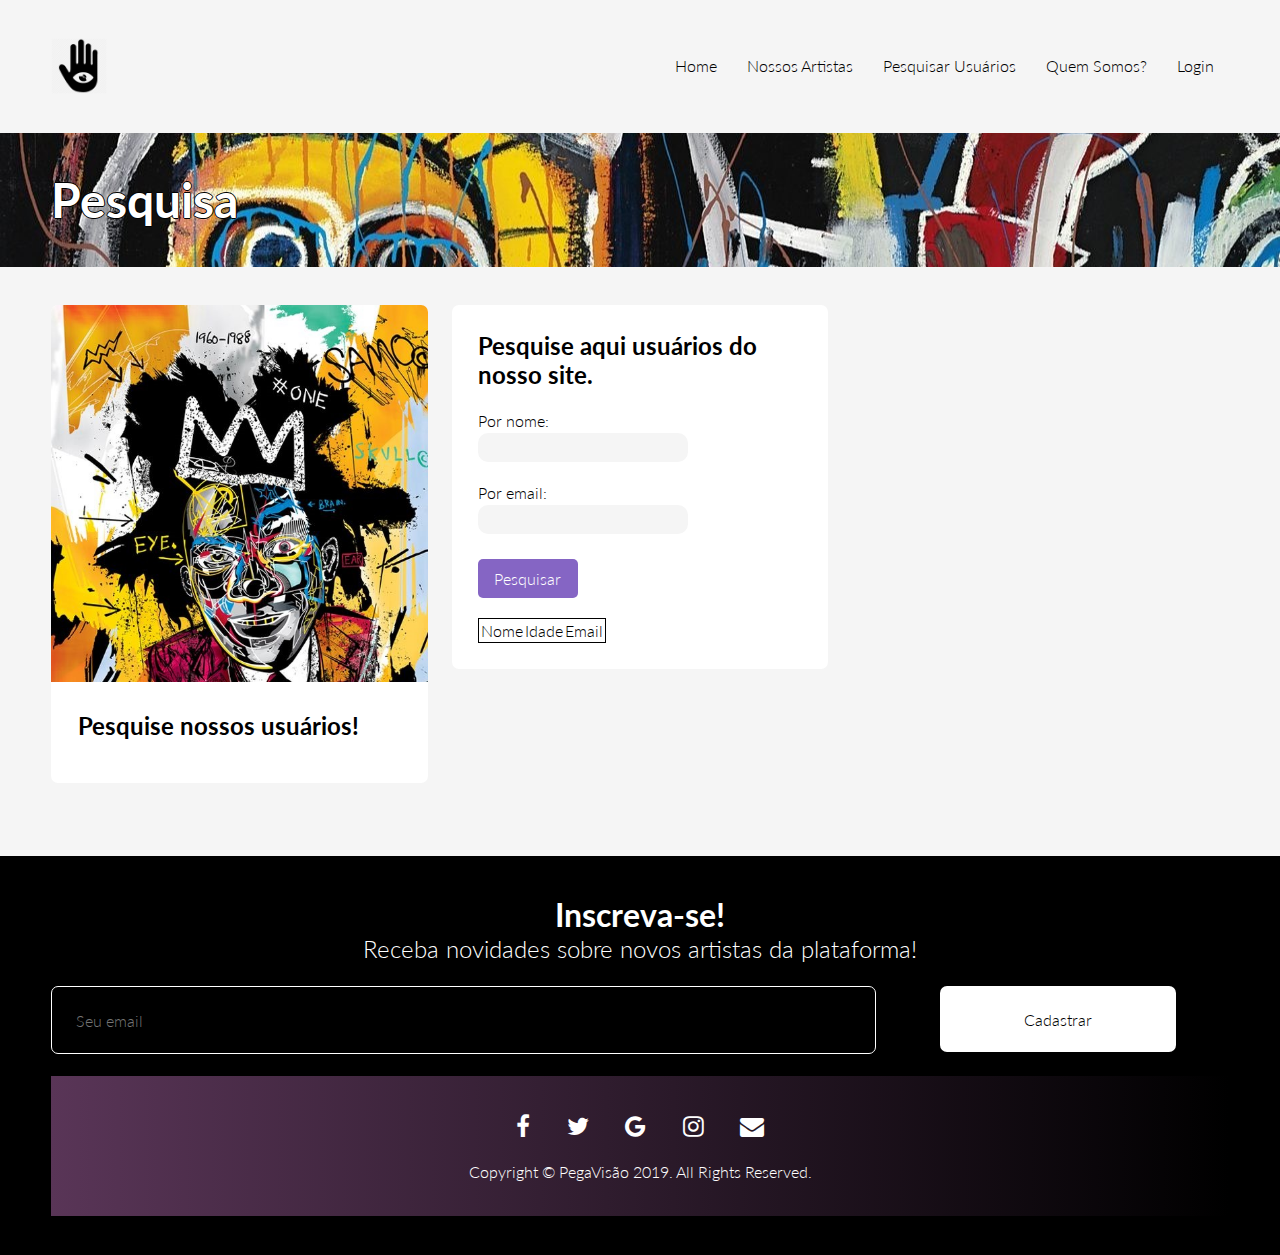
<file: Pega-a-Visão/pesquisa.html>
<!DOCTYPE html>
<html lang="pt-br">
<head>
	<meta charset="utf-8">
    <meta name="viewport" content="width=device-width,initial-scale=1.0">
    <title>Pega a Visão</title>
	<link rel="stylesheet" href="index.css">
	<link href="https://fonts.googleapis.com/css?family=Lato&display=swap" rel="stylesheet">
	<link href="https://stackpath.bootstrapcdn.com/font-awesome/4.7.0/css/font-awesome.min.css" rel="stylesheet">
	<meta name="keywords" content="Agência Digital, divulgação, artistas, sites">
	<meta name="robots" content="index, follow">
	<meta name="author" content="Alunos BSI">
	<link rel="icon" href="img/icon.png">




</head>
<body>
	<header class="cabecalho container">
		<a href="index.html"><h1 class="logo">Pega a Visão</h1></a>
		<button class="bt-menu bg-gradient"><i class="fa fa-bars fa-lg"> </i></button>
		<nav class="menu">
			<a class="bt-close"><i class="fa fa-times"></i></a>
				<ul>
					<li><a href="index.html">Home</a></li>
					<li><a href="artistas.html">Nossos Artistas</a></li>
					<li><a href="pesquisa.html">Pesquisar Usuários</a></li>
					<li><a href="sobre.html">Quem Somos?</a></li>
					<li><a href="login.html">Login</a></li>
				</ul>
		</nav>


	</header>
	<div class="banner-cadastro container">
		<div class="title">
			<h2> Pesquisa </h2>
		</div>
	</div>
	<main class="artistas container">
		<article class="artista bg-white radius">
			<img src="../Pega-a-Visão/img/obra.jpg" alt="Artistas do Selo">
			<div class="inner">
				<h2>Pesquise nossos usuários!</h2>
				</div>
		</article>
		<article class="artista bg-white radius">
			
			<div class="inner">
				<h2>Pesquise aqui usuários do nosso site.</h2>

					<p>Por nome: <input class="input-form" type="text" id="nome"></p>
			        <p>Por email: <input class="input-form" type="text" id="email"></p>
			       
			        <button  class="btform" onclick="recuperarDados()"> Pesquisar </button>
			        <p id="resposta"></p>

			        <table class="tabelapesquisa"  id="tabela">
			        	<tbody id="IdTbody">
			        		<tr>
			                	<th>Nome</th>
			                	<th>Idade</th>
			                	<th>Email</th>
			            	</tr>	
			        	</tbody>
			            
			    
			        </table>
			</div>
		</article>

	
	</main>
	<!-- NEWSLETTER-->
	<section class="newsletter container bg-black">
		<h2> Inscreva-se! </h2>
		<h3> Receba novidades sobre novos artistas da plataforma!</h3>
		<form>
			<input class="bg-black radius" type="email" name="email" placeholder="Seu email">
			<button class="bg-white radius">Cadastrar</button>
		</form>

	<!-- rodapé -->
	<footer class="rodape container bg-gradient">
		<div class="icones">
			<a href="#"><i class="fa fa-facebook"></i></a>
			<a href="#"><i class="fa fa-twitter"></i></a>
			<a href="#"><i class="fa fa-google"></i></a>
			<a href="#"><i class="fa fa-instagram"></i></a>
			<a href="#"><i class="fa fa-envelope"></i></a>
		</div>
		<p class="copyright">
			Copyright © PegaVisão 2019. All Rights Reserved.
		</p>
	</footer>		
	</section>

	<!-- JQUERY -->
	<script src="https://ajax.googleapis.com/ajax/libs/jquery/1.12.4/jquery.min.js"></script>
	<script src="js/jquery.js"></script>
		<script type="text/javascript">
		  if (!localStorage.getItem("Usuarios")){
                localStorage.setItem("Usuarios", "[]");
            }

            function recuperarDados(){
                let nome= document.getElementById("nome").value;
                let email= document.getElementById("email").value;
                let usuarios= localStorage.getItem("Usuarios");


               if(usuarios){
                   usuarios = JSON.parse(usuarios);

                   //document.getElementById("IdTbody").innerHTML = "";
                   let text = "<tbody>";

                         for (let i = 0; i < usuarios.length; i++){
                            if(usuarios[i].nome==nome || usuarios[i].email==email){
                                text += "<tr><td>" + usuarios[i].nome + "</td>" + 
                                        "<td>" + usuarios[i].idade + "</td>" +
                                        "<td>" + usuarios[i].email + "</td></tr>";
                                       }
    
                        }
                         text += "</tbody>"; 
                        document.getElementById("tabela").innerHTML += text;
                    }
                }
	</script>

</body>
</html>
</file>
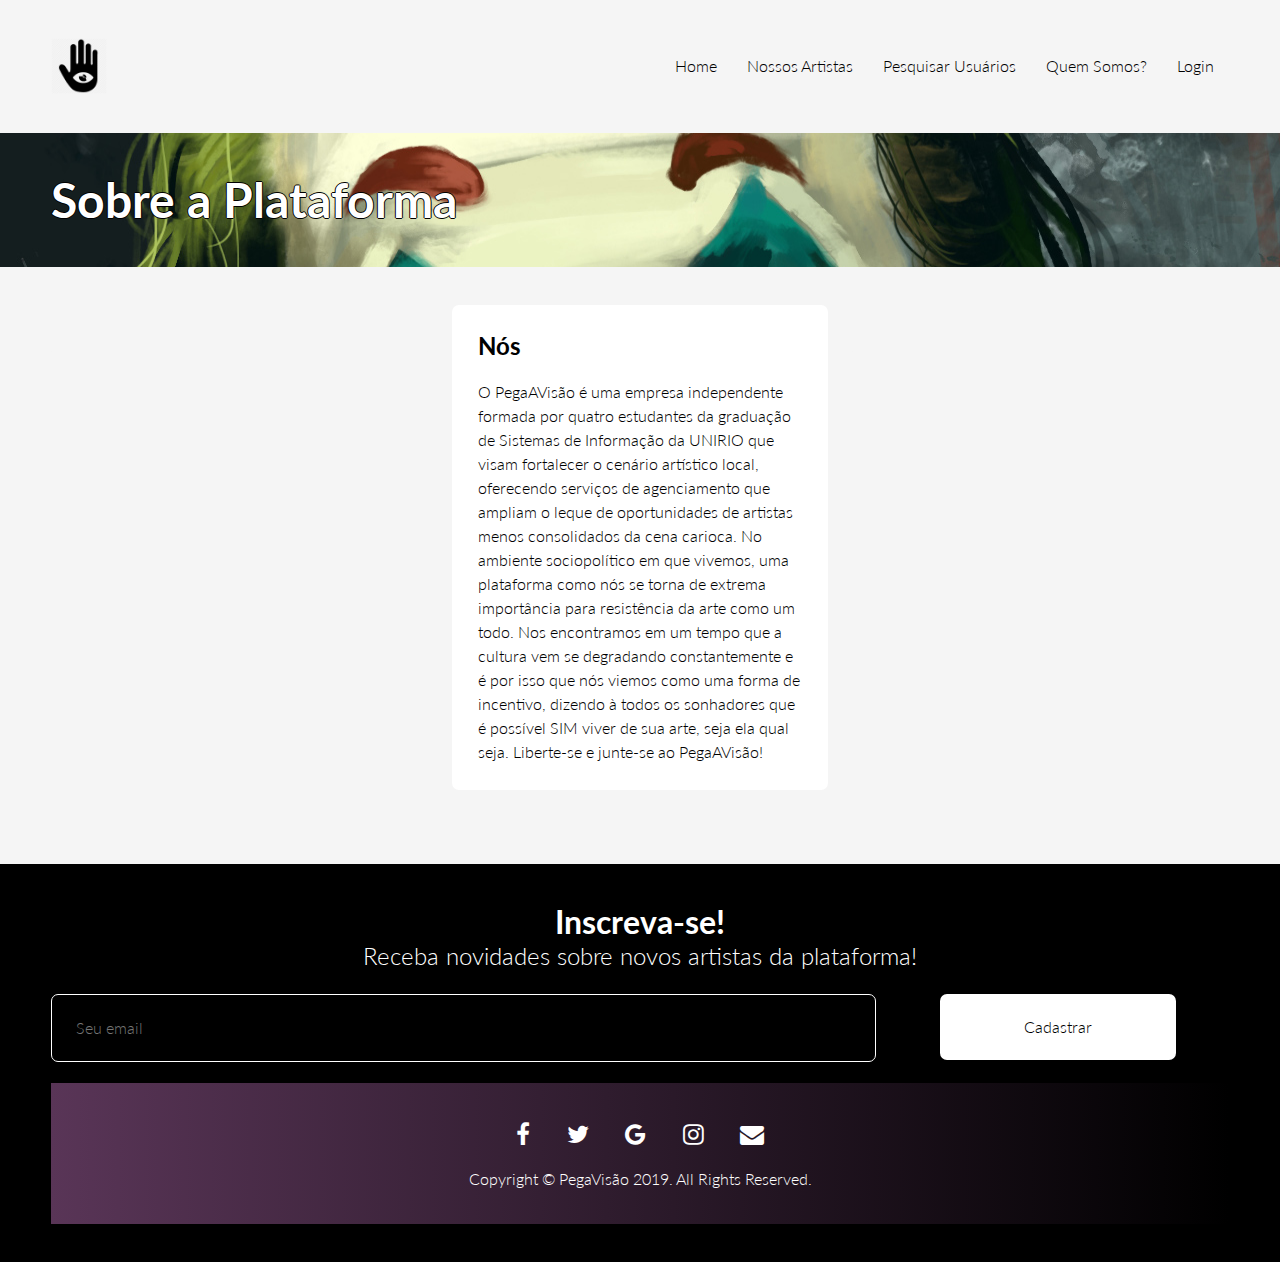
<file: Pega-a-Visão/sobre.html>
<!DOCTYPE html>
<html lang="pt-br">
<head>
	<meta charset="utf-8">
    <meta name="viewport" content="width=device-width,initial-scale=1.0">
    <title>Pega a Visão</title>
	<link rel="stylesheet" href="index.css">
	<link href="https://fonts.googleapis.com/css?family=Lato&display=swap" rel="stylesheet">
	<link href="https://stackpath.bootstrapcdn.com/font-awesome/4.7.0/css/font-awesome.min.css" rel="stylesheet">
	<meta name="keywords" content="Agência Digital, divulgação, artistas, sites">
	<meta name="robots" content="index, follow">
	<meta name="author" content="Alunos BSI">
	<link rel="icon" href="img/icon.png">

</head>
<body>
	<header class="cabecalho container">
		<a href="index.html"><h1 class="logo">Pega a Visão</h1></a>
		<button class="bt-menu bg-gradient"><i class="fa fa-bars fa-lg"> </i></button>
		<nav class="menu">
			<a class="bt-close"><i class="fa fa-times"></i></a>
				<ul>
					<li><a href="index.html">Home</a></li>
					<li><a href="artistas.html">Nossos Artistas</a></li>
					<li><a href="pesquisa.html">Pesquisar Usuários</a></li>
					<li><a href="sobre.html">Quem Somos?</a></li>
					<li><a href="login.html">Login</a></li>
				</ul>
		</nav>


	</header>
	<div class="banner-sobre container">
		<div class="title">
			<h2> Sobre a Plataforma </h2>
		</div>
	</div>
	<main class="mainsobre container">
		<article class="artista bg-white radius articlesobre1">
			
			<div class="inner">
				
			</div>
		</article>
		<article class="artista bg-white radius">
			
			<div class="inner">
				<h2>Nós</h2>
				<p> O PegaAVisão é uma empresa independente formada por quatro estudantes da graduação de Sistemas de Informação da UNIRIO que visam fortalecer o cenário artístico local, oferecendo serviços de agenciamento que ampliam o leque de oportunidades de artistas menos consolidados da cena carioca. No ambiente sociopolítico em que vivemos, uma plataforma como nós se torna de extrema importância para resistência da arte como um todo. Nos encontramos em um tempo que a cultura vem se degradando constantemente e é por isso que nós viemos como uma forma de incentivo, dizendo à todos os sonhadores que é possível SIM viver de sua arte, seja ela qual seja. Liberte-se e junte-se ao PegaAVisão!  </p>
				
			</div>
		</article>
		<article id="articlesobre2" class="artista bg-white radius articlesobre1">
			
			<div class="inner">
				
			</div>
		</article>
	
	</main>
	<!-- NEWSLETTER-->
	<section class="newsletter container bg-black">
		<h2> Inscreva-se! </h2>
		<h3> Receba novidades sobre novos artistas da plataforma!</h3>
		<form>
			<input class="bg-black radius" type="email" name="email" placeholder="Seu email">
			<button class="bg-white radius">Cadastrar</button>
		</form>

	<!-- rodapé -->
	<footer class="rodape container bg-gradient">
		<div class="icones">
			<a href="#"><i class="fa fa-facebook"></i></a>
			<a href="#"><i class="fa fa-twitter"></i></a>
			<a href="#"><i class="fa fa-google"></i></a>
			<a href="#"><i class="fa fa-instagram"></i></a>
			<a href="#"><i class="fa fa-envelope"></i></a>
		</div>
		<p class="copyright">
			Copyright © PegaVisão 2019. All Rights Reserved.
		</p>
	</footer>		
	</section>

	<!-- JQUERY -->
	<script src="https://ajax.googleapis.com/ajax/libs/jquery/1.12.4/jquery.min.js"></script>
	<script src="js/jquery.js"></script>

</body>
</html>
</file>
<file: Pega-a-Visão/index.css>
/*========== RESET ============*/
*
{
	margin: 0; 
	padding: 0; 
	font-size: 100%; 
	border: none;
	outline: none;
	font-weight: 300;
	box-sizing: border-box; 
	font-family: 'Lato', sans-serif;
}

body 
{
	background-color: #f5f5f5;
}
a
{
	text-decoration: none;
}
ul
{
	list-style: none;
}
img
{
	max-width: 100%;
}
/* ======== RESET =========*/

/* ========== CONTAINER ============ */
.container
{
	width: 100%;
	float: left;
	padding: 3% 4%;
	text-align: center;
}

/* CORES */
.bg-gradient
{
	background: linear-gradient(to right,#593557,#000000);
}
.bg-black
{
	background-color: #000;
}
.bg-white
{
	background-color: #fff;

}

/* helpers */
.radius
{
	border-radius: 7px;
}
.login
{
	background-color: #f5f5f5;
}
.mainlogin
{
	background-color: gray;
}
.articlelogin
{
	background-color: gray;
}


/* ======== cabeçalho========== */
.logo
{
	width:56px;
	height: 56px;
	float: left;
	background:url(../Pega-a-Visão/img/icon.png) center center/56px no-repeat;
	font-size: 0; 
}
.bt-menu
{
	width: 56px;
	height: 56px;
	float: right;
	text-align: center;
	color: #fff;
	border-radius: 56px;
	cursor: pointer;
	
}


/* MENU */
.menu
{
	display: none;
	width: 100%; 
	height: 100%;
	position:fixed;
	background-color: rgba(0,0,0,0.9);
	top: 0;
	left: 0;
}
.bt-close
{
	font-size:1.5em; 
	color:#fff;
	float: right;
	cursor: pointer;
	margin: 2% 3% 0 0;  
}
.menu ul 
{
	width: 100%;
	float: left; 
	text-align: center;
}
.menu li
{
	padding: 1.5%;
}
.menu li a 
{
	font-size: 2em;
	color: #fff;
	padding: 1.5% 3%;
}
.menu li a:hover
{
	border:1px solid #000;
	background-color: #593557;
}
/* BANNER */
.banner
{
	background: url(../Pega-a-Visão/img/banner.jpg) no-repeat fixed;
	background-position: center;
}
/* BANNER PAG ARTISTAS */
.banner-artistas
{
		background: url(../Pega-a-Visão/img/banner-artistas.jpg) no-repeat fixed;
		background-position: bottom;
}
/* BANNER PAGCADASTRO */
.banner-cadastro
{
	background: url(../Pega-a-Visão/img/banner-cadastro.jpg) no-repeat fixed;
}
/* BANNER PAG SOBRE */
.banner-sobre
{
		background: url(../Pega-a-Visão/img/jokersobre.jpg) no-repeat fixed;
		background-position: center;
}

.mainsobre
{
	background-color: #f5f5f5;
}
.articlesobre1{
	background-color: #f5f5f5
}
/*=================================*/
/* BARRA DE PESQUISA */
.search-box
{
	
	border:1px solid;
	border-color: white;
	padding: 6px;
	margin-top: 100px;
	border-radius: 10px;
	background-color: purple;
}
.search-bt
{
	font: bold 11px Arial;
  	text-decoration: none;
  	background-color: #EEEEEE;
  	color: #333333;
  	width: 60px;
  	height: auto;
  	padding: 2px 6px 2px 6px;
  	border-top: 1px solid #CCCCCC;
  	border-right: 1px solid #333333;
  	border-bottom: 1px solid #333333;
  	border-left: 1px solid #CCCCCC;
  	cursor: pointer;
  	border-radius: 50px;
	
}
.search-txt
{
		width: 100%;
        padding: 12px 20px;
        margin: 8px 0;
        display: inline-block;
        border: 1px solid #ccc;
        border-radius: 4px;
        box-sizing: border-box; 

}
/* =========================== */
/* resultado pesquisa */
.resultadopesquisa
{
	border:1px solid;
	border-color: black;
	padding: 5px;
	margin-top: 10px;
	border-radius: 10px;
	background-color:#f5f5f5;
}
.tabelapesquisa
{
	border:1px solid;
}
/* ==================== */
/* Avaliação Artistas */
.estrelas input[type=radio] {
  display: none;
}
.estrelas label i.fa:before {
  content:'\f005';
  color: #FC0;
}
.estrelas input[type=radio]:checked ~ label i.fa:before {
  color: #CCC;
}
/* COMENTÁRIOS ARTISTAS */
.enviaComentario {
        width: 100%;
        background-color: purple;
        color: white;
        padding: 14px 20px;
        margin: 8px 0;
        border: none;
        border-radius: 4px;
        cursor: pointer;
        }  
.inputquadrado {
        width: 100%;
        padding: 12px 20px;
        margin: 8px 0;
        display: inline-block;
        border: 1px solid #ccc;
        border-radius: 4px;
        box-sizing: border-box;
        }
 .divcomment
 {
 	background-color: #f5f5f5;
 }  
.link
{
	color: purple;
	text-decoration: underline;
}
#agenda
{
	list-style:square;
	margin: 10px;
	padding: 5px;
}


/* ===================== */
.title
{
	width: 100%;
}
.title h2
{
	font-size: 2.5em;
	color: #fff;
	font-weight: 700;
	text-shadow: -1px 0 black, 0 1px black, 1px 0 black, 0 -1px black;
}
.title h3
{
	font-size: 1.5em;
	color: #d500ea;
	text-shadow: -1px 0 black, 0 1px black, 1px 0 black, 0 -1px black;
}
.title-artistas h2
{
	font-size: 2.5em;
	color: white;
	font-weight: 700;
	text-shadow: -1px 0 black, 0 1px black, 1px 0 black, 0 -1px black;
	float: left;
	display: block;
}


.buttons
{
	width: 100%;
	margin-top: 2%;
}
.buttons i
{
	float: right;
}
.bt
{
	width: 100%;
	font-size: 1.5em;
	text-align: left;
	cursor: pointer;
	padding: 5%;

}
.bt-cadastro
{
	color: #130400;
}
.bt-cadastro:hover
{
	color: #fff;
	background-color: #000;
}
.bt-sobre
{	
	color: #fff;
	margin-top: 2%;
}
.bt-sobre:hover
{
	color: #000;
	background-color: #fff;
}
/* ARTISTAS */
.artistas
{
	width: 100%;
	float: left;
	padding:3% 4%;
}
.artista
{
	width: 100%;
	text-align: left;
	margin-bottom: 3%;
}
.artista img 
{
	border-radius: 7px 7px 0 0;
}
.inner
{
	padding: 7%;
}
.inner a 
{
	font-size: 1.5em;
	color: #000;
	font-weight: 700;
}
.inner h2
{
	margin-bottom: 5%; 
	font-size: 1.5em;
	color: #000;
	font-weight: 700;
}
.inner h4
{
	font-size: 1.2em;
	color: #000;
	margin-top: 2%;
}
.inner p 
{
	margin-top: 6%;
	color:#000;
	line-height: 1.5em;
}

/* NEWSLETTER */
.newsletter h2
{
	font-size:1.5em;
	color: #fff;
	font-weight: 700;  
}
.newsletter h3
{
	color: #fff;
}
.newsletter form 
{
	margin-top: 2%;
}
.newsletter input 
{
	width: 100%;
	color: #fff;
	border: 1px solid #fff;
	padding: 5%;
}
.newsletter button
{
	width: 100%;
	color: #000;
	padding: 5px;
	cursor: pointer;
	margin-top: 2%;
	margin-bottom: 2%;

}
/* RODAPÉ */

.icones a
{
	font-size: 1.5em;
	color: #fff;
	margin-right: 3%;
}
.icones a:last-child
{
	margin-right: 0;
}
.icones a:hover
{
	color: #ffd;
}
.copyright
{
	margin-top: 2%;
	color: #fff;
}

/* =========MOBILE FIRST ============== */
/* DISPOSITIVOS PEQUENOS */
@media screen and (min-width: 480px)
{
	.bt
	{
		font-size: 2em;
	}


}
/* Tablets */
@media screen and (min-width: 768px)
{
	.artista {
		width: 49%;
		float: left;
		margin-right: 2%;
	}
	.artista:nth-child(2)
	{
		margin-right: 0;
	}
	.newsletter h2
	{
		font-size: 2em;
	}
	.newsletter h3
	{
		font-size: 1.5em;
	}
	.newsletter input
	{
		width: 70%;
		padding: 2%;
		float: left;
		margin-right: 1%;
	}
	.newsletter button
	{
		width: 29%;
		padding: 2%;
		float: right;
		margin-top: 0;
	}

	/* tive que replicar o código do comportamento de 960px aqui pois meu monitor tem a resolução de 768 apenas */
	.title
	{
		width: 70%;
		float: left;
		text-align: left;
	}
	.title h2
	{
		font-size: 3em;	
	}
	.title h3
	{
		font-size: 2em;
	}
	.buttons
	{
		width: 30%;
		float: right;
		margin-top: 0;
	}
	.artista
	{
		width: 32%;
	}
	.artista:nth-child(2)
	{
		margin-right: 2%;
	}
	.artista:nth-child(3)
	{
		margin-right: 0;
	}
	.newsletter button
	{
		width: 20%;
		float: none;
	}

	/* mesma coisa para o menu */

	.bt-menu
	{
		display: none;
	}
	.bt-close
	{
		display: none;
	}
	.menu 
	{
		width: auto;
		height: 56px;
		line-height: 56px;
		float: right;
		background-color: #f5f5f5;
		display: block !important;
		position: static;
	}
	.menu li 
	{
		padding: 0;
		float: left;
	}
	.menu li a
	{
		color: #000;
		font-size: 1em;
		padding: 15px;
	}
	.menu li a:hover
	{
		border: none;
		color:#fff; 
		background:#593557;
	}
}


.input-form
{
	padding: 5px;
	margin-bottom: 10px;
	display: block;
	background-color: #f5f5f5;
	border-radius: 10px;
}
.input-form-radio
{
	margin-top: 5%;
	margin-bottom: 5px;
	display: inline-block;
}
.labelform
{
	display: block;
}
.btform
{
	width: 100px;
	margin-top: 25px;
	border-radius: 5px;
	padding: 10px;
	background-color:#8565c4;
	color: #fff;
	cursor: pointer;
	display: block;
}
.btform:hover
{
	background-color: #593557 ;
}
.btform:active
{	
	background-color: #000;
}

/* Tablets e Desktops */
@media screen and (min-width: 960px;)
{
	.title
	{
		width: 70%;
		float: left;
		text-align: left;
	}
	.title h2
	{
		font-size: 3em;	
	}
	.title h3
	{
		font-size: 2em;
	}
	.buttons
	{
		width: 30%;
		float: right;
		margin-top: 0;
	}
	.artista
	{
		width: 32%;
	}
	.artista:nth-child(2)
	{
		margin-right: 2%;
	}
	.artista:nth-child(3)
	{
		margin-right: 0;
	}
	.newsletter button
	{
		width: 20%;
		float: none;
	}

	/* tive que replicar o código do comportamento de 960px aqui pois meu monitor tem a resolução de 768 apenas */
	.title
	{
		width: 70%;
		float: left;
		text-align: left;
	}
	.title h2
	{
		font-size: 3em;	
	}
	.title h3
	{
		font-size: 2em;
	}
	.buttons
	{
		width: 30%;
		float: right;
		margin-top: 0;
	}
	.artista
	{
		width: 32%;
	}
	.artista:nth-child(2)
	{
		margin-right: 2%;
	}
	.artista:nth-child(3)
	{
		margin-right: 0;
	}
	.newsletter button
	{
		width: 20%;
		float: none;
	}

	/* mesma coisa para o menu */

	.bt-menu
	{
		display: none;
	}
	.bt-close
	{
		display: none;
	}
	.menu 
	{
		width: auto;
		height: 56px;
		line-height: 56px;
		float: right;
		background-color: #f5f5f5;
		display: block !important;
		position: static;
	}
	.menu li 
	{
		padding: 0;
		float: left;
	}
	.menu li a
	{
		color: #000;
		font-size: 1em;
		padding: 15px;
	}
	.menu li a:hover
	{
		border: none;
		color:#fff; 
		background:#593557;
	}
}


/* Dispositivos grandes */
@media screen and (min-width: 1280px)
{
	.bt-menu
	{
		display: none;
	}
	.bt-close
	{
		display: none;
	}
	.menu 
	{
		width: auto;
		height: 56px;
		line-height: 56px;
		float: right;
		background-color: #f5f5f5;
		display: block !important;
		position: static;
	}
	.menu li 
	{
		padding: 0;
		float: left;
	}
	.menu li a
	{
		color: #000;
		border-radius: 10px;
		font-size: 1em;
		padding: 15px;
	}
	.menu li a:hover
	{
		border: none;
		color:#fff; 
		background:#593557;
	}
}
</file>
